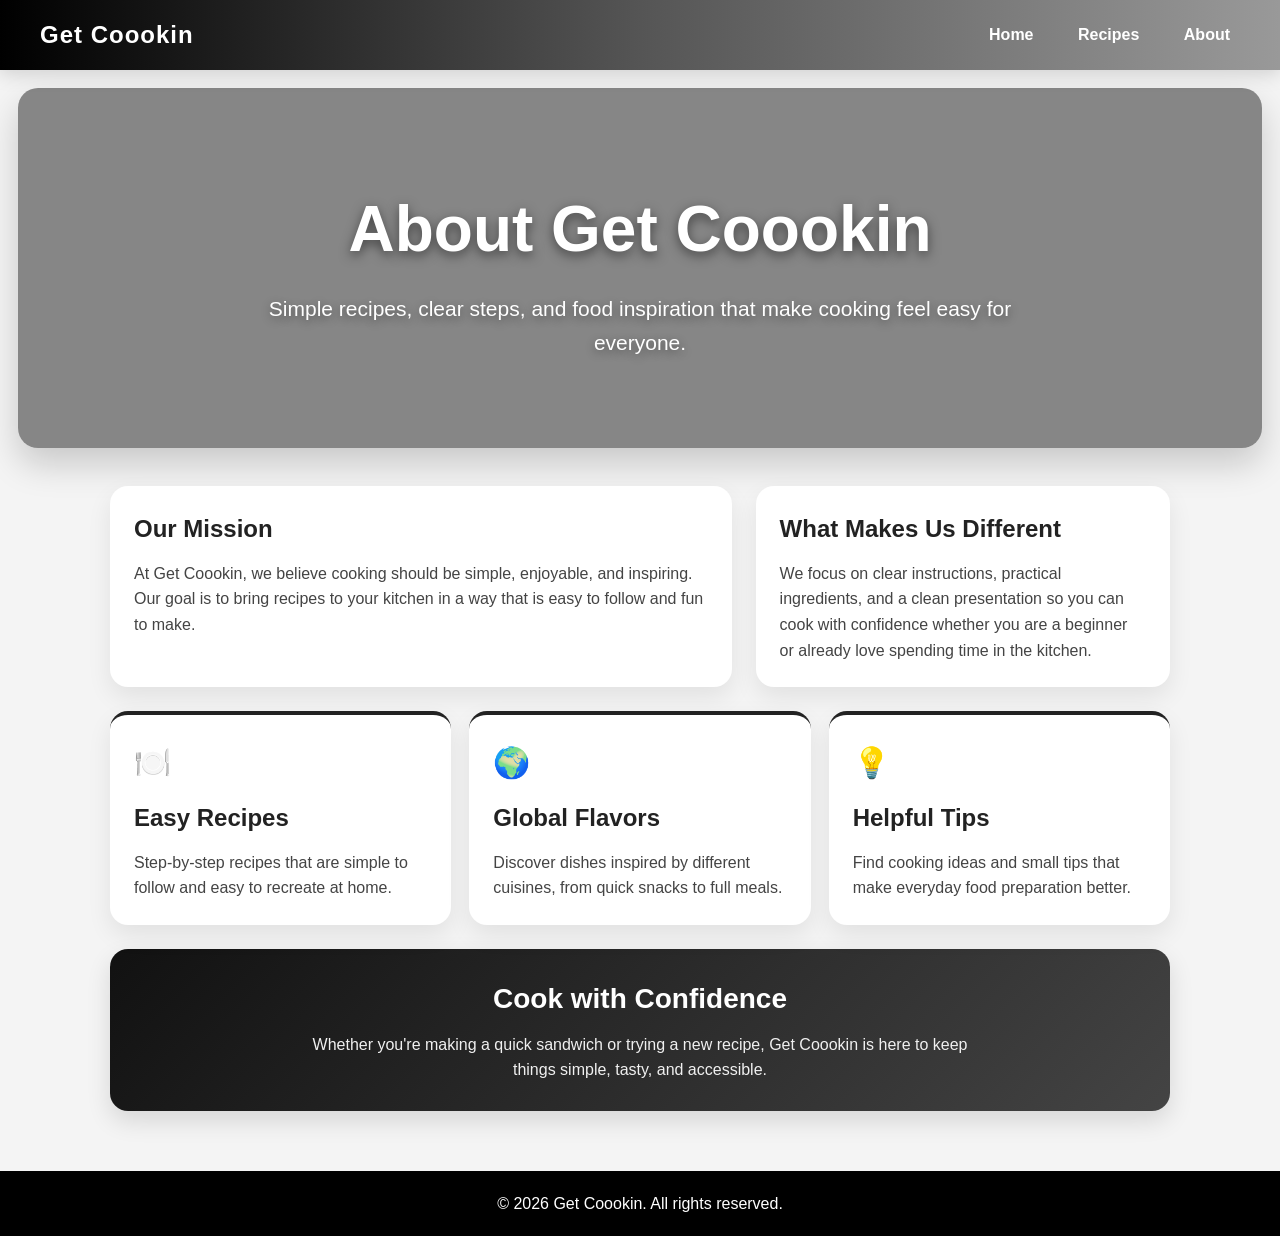
<file: about.html>
<!DOCTYPE html>
<html lang="en">

<head>
    <meta charset="UTF-8" />
    <meta name="viewport" content="width=device-width, initial-scale=1.0" />
    <title>About - Get Coookin</title>
    <style>
        * {
            margin: 0;
            padding: 0;
            box-sizing: border-box;
            font-family: Arial, Helvetica, sans-serif;
        }

        body {
            background: #f4f4f4;
            color: #333;
            line-height: 1.6;
        }

        header {
            background: linear-gradient(90deg, #000, #555, #999);
            color: white;
            padding: 16px 40px;
            display: flex;
            justify-content: space-between;
            align-items: center;
            flex-wrap: wrap;
            position: sticky;
            top: 0;
            z-index: 1000;
            box-shadow: 0 4px 18px rgba(0, 0, 0, .15);
        }

        header h1 {
            font-size: 24px;
            letter-spacing: 1px;
        }

        nav a {
            color: white;
            margin-left: 20px;
            text-decoration: none;
            font-weight: bold;
            transition: all 0.25s ease;
            padding: 6px 10px;
            border-radius: 8px;
        }


        nav a:hover {

            background: rgba(255, 255, 255, 0.18);

            color: white;

        }

        nav ul {
            gap: 12px;
        }

        nav a {
            padding: 10px;
        }

        .hero {
            min-height: 360px;
            margin: 18px;
            border-radius: 20px;
            overflow: hidden;
            display: flex;
            align-items: center;
            justify-content: center;
            text-align: center;
            color: white;
            padding: 30px;
            background:
                linear-gradient(rgba(0, 0, 0, .45), rgba(0, 0, 0, .45)),
                url("https://images.unsplash.com/photo-1504674900247-0877df9cc836?auto=format&fit=crop&w=1600&q=80");
            background-size: cover;
            background-position: center;
            background-repeat: no-repeat;
            box-shadow: 0 16px 35px rgba(0, 0, 0, .18);
        }

        .hero h2 {
            font-size: clamp(34px, 5vw, 64px);
            margin-bottom: 12px;
            text-shadow: 0 4px 12px rgba(0, 0, 0, .5);
        }

        .hero p {
            max-width: 760px;
            margin: 0 auto;
            font-size: clamp(17px, 2vw, 21px);
            text-shadow: 0 3px 10px rgba(0, 0, 0, .4);
        }

        .container {
            max-width: 1100px;
            margin: 0 auto;
            padding: 20px;
        }

        .intro {
            display: grid;
            grid-template-columns: 1.2fr .8fr;
            gap: 24px;
            margin-bottom: 24px;
        }

        .section,
        .feature {
            background: white;
            padding: 24px;
            border-radius: 18px;
            box-shadow: 0 10px 25px rgba(0, 0, 0, .08);
        }

        .section h3,
        .feature h3 {
            margin-bottom: 12px;
            color: #222;
            font-size: 24px;
        }

        .section p,
        .feature p {
            font-size: 16px;
            color: #444;
        }

        .features {
            display: grid;
            grid-template-columns: repeat(3, 1fr);
            gap: 18px;
            margin-bottom: 24px;
        }

        .feature {
            text-align: left;
            border-top: 4px solid #222;
        }

        .feature .icon {
            font-size: 30px;
            margin-bottom: 12px;
        }

        .cta {
            background: linear-gradient(135deg, #111, #444);
            color: white;
            border-radius: 18px;
            padding: 28px;
            text-align: center;
            box-shadow: 0 10px 25px rgba(0, 0, 0, .12);
        }

        .cta h3 {
            font-size: 28px;
            margin-bottom: 10px;
        }

        .cta p {
            max-width: 700px;
            margin: 0 auto;
            color: #f0f0f0;
        }

        footer {
            text-align: center;
            padding: 20px;
            background: #000;
            color: white;
            margin-top: 40px;
        }

        @media (max-width: 900px) {

            .intro,
            .features {
                grid-template-columns: 1fr;
            }
        }

        @media (max-width: 768px) {
            header {
                flex-direction: column;
                text-align: center;
            }

            nav {
                margin-top: 10px;
            }

            .hero {
                margin: 14px;
                min-height: 300px;
            }

            .container {
                padding: 16px;
            }
        }
    </style>
</head>

<body>

    <header>
        <h1>Get Coookin</h1>
        <nav>
            <a href="index.html">Home</a>
            <a href="recipe.html">Recipes</a>
            <a href="about.html">About</a>
        </nav>
    </header>

    <section class="hero">
        <div>
            <h2>About Get Coookin</h2>
            <p>Simple recipes, clear steps, and food inspiration that make cooking feel easy for everyone.</p>
        </div>
    </section>

    <div class="container">
        <div class="intro">
            <div class="section">
                <h3>Our Mission</h3>
                <p>
                    At Get Coookin, we believe cooking should be simple, enjoyable, and inspiring.
                    Our goal is to bring recipes to your kitchen in a way that is easy to follow and fun to make.
                </p>
            </div>

            <div class="section">
                <h3>What Makes Us Different</h3>
                <p>
                    We focus on clear instructions, practical ingredients, and a clean presentation so you can
                    cook with confidence whether you are a beginner or already love spending time in the kitchen.
                </p>
            </div>
        </div>

        <div class="features">
            <div class="feature">
                <div class="icon">🍽️</div>
                <h3>Easy Recipes</h3>
                <p>Step-by-step recipes that are simple to follow and easy to recreate at home.</p>
            </div>

            <div class="feature">
                <div class="icon">🌍</div>
                <h3>Global Flavors</h3>
                <p>Discover dishes inspired by different cuisines, from quick snacks to full meals.</p>
            </div>

            <div class="feature">
                <div class="icon">💡</div>
                <h3>Helpful Tips</h3>
                <p>Find cooking ideas and small tips that make everyday food preparation better.</p>
            </div>
        </div>

        <div class="cta">
            <h3>Cook with Confidence</h3>
            <p>
                Whether you're making a quick sandwich or trying a new recipe, Get Coookin is here to keep things
                simple, tasty, and accessible.
            </p>
        </div>
    </div>

    <footer>
        <p>&copy; 2026 Get Coookin. All rights reserved.</p>
    </footer>

</body>

</html>
</file>
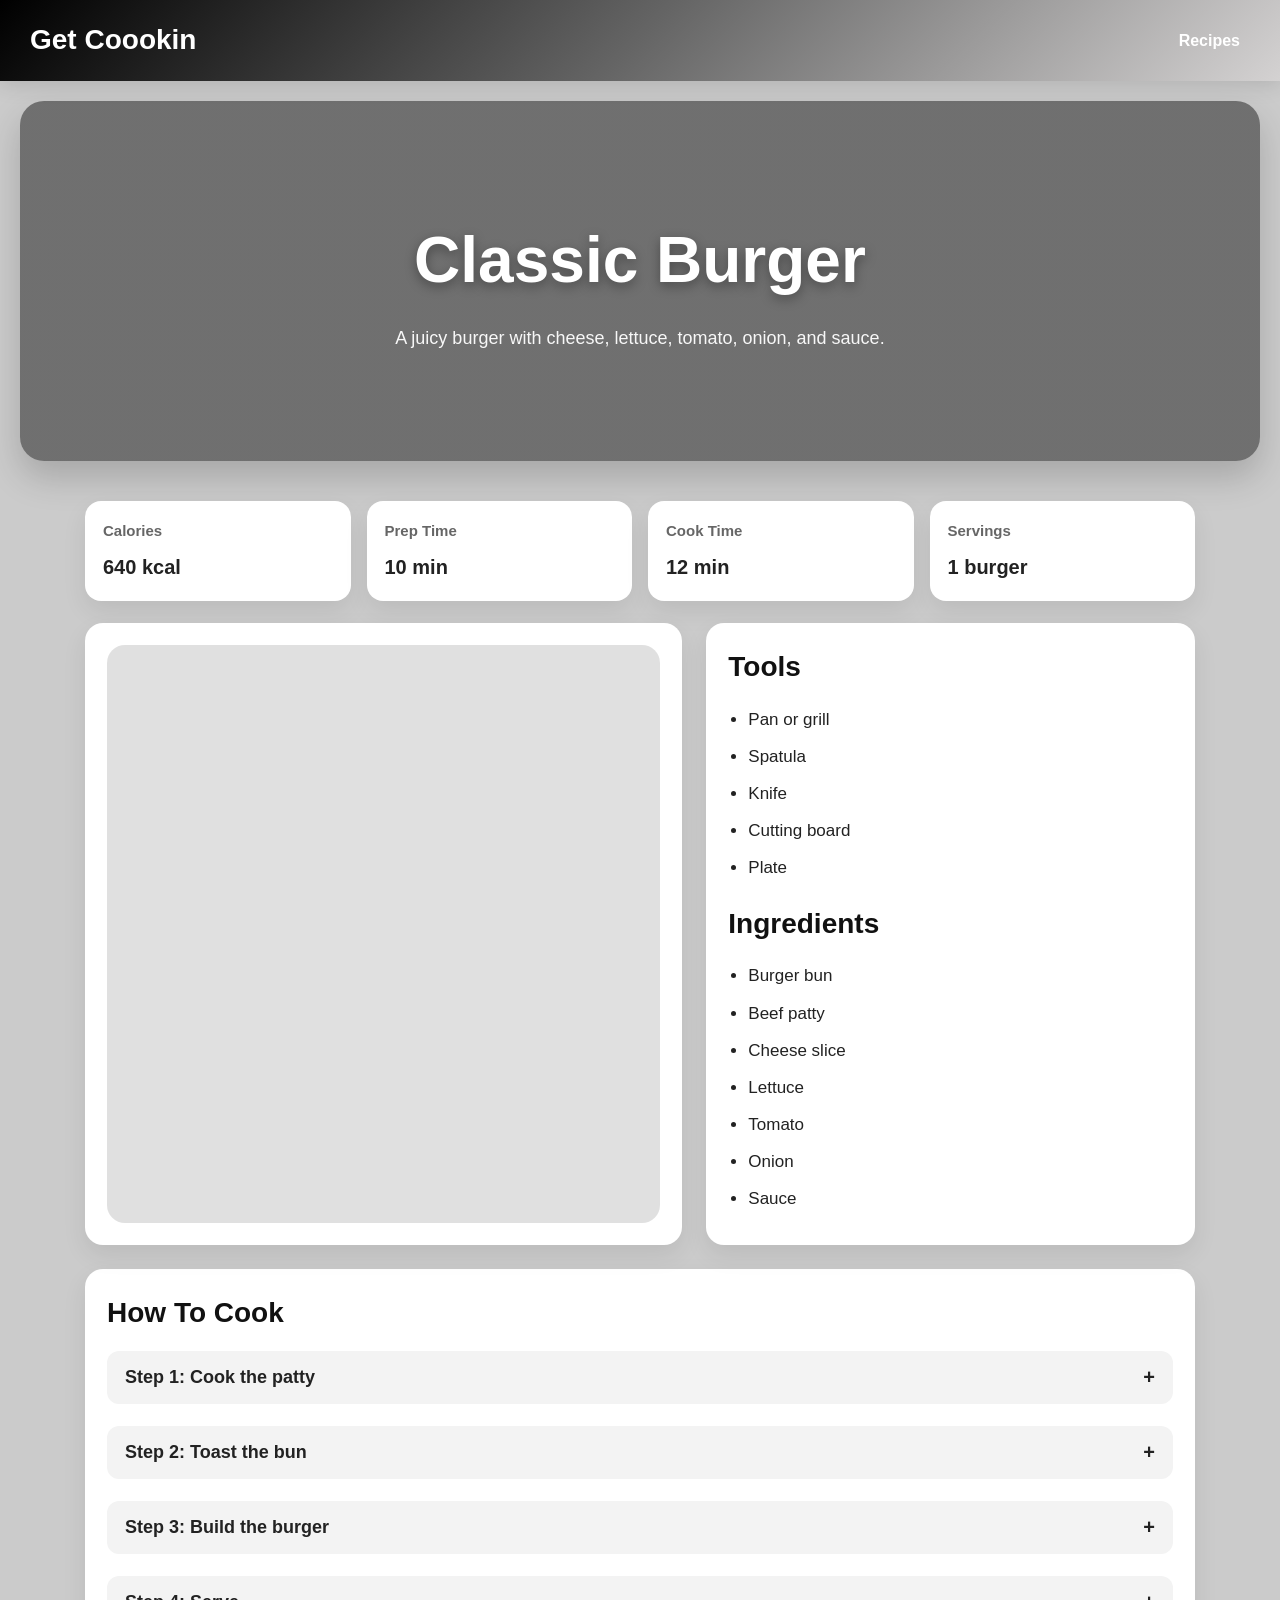
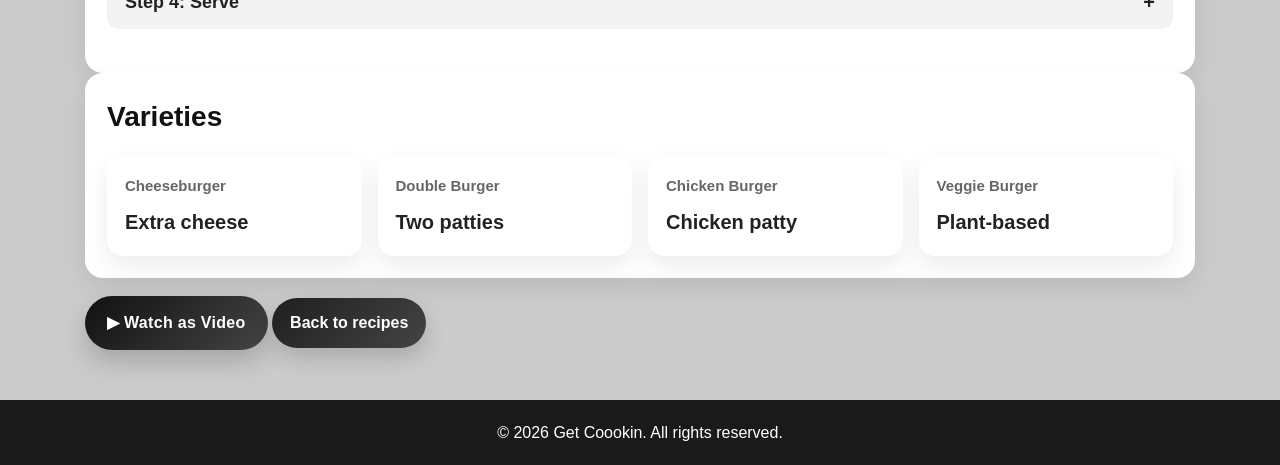
<file: burger.html>
<!DOCTYPE html>
<html lang="en">

<head>
  <meta charset="UTF-8" />
  <meta name="viewport" content="width=device-width, initial-scale=1.0" />
  <title>Classic Burger | Get Coookin</title>
  <style>
    * {
      margin: 0;
      padding: 0;
      box-sizing: border-box;
      font-family: Arial, sans-serif;
    }

    body {
      background: #cbcbcb;
      color: #222;
      line-height: 1.6;
    }

    header {
      position: sticky;
      top: 0;
      z-index: 1000;
      display: flex;
      justify-content: space-between;
      align-items: center;
      gap: 10px;
      padding: 18px 30px;
      background: linear-gradient(135deg, #000, #656565, #d4d2d2);
      box-shadow: 0 4px 20px rgba(0, 0, 0, 0.12);
      color: #fff;
      flex-wrap: wrap;
    }

    header a {
      color: #fff;
      text-decoration: none;
      font-weight: 700;
    }

    .hero {
      margin: 20px;
      min-height: 360px;
      border-radius: 24px;
      background:
        linear-gradient(rgba(0, 0, 0, 0.45), rgba(0, 0, 0, 0.45)),
        url("https://images.unsplash.com/photo-1568901346375-23c9450c58cd?w=1200");
      background-size: cover;
      background-position: center;
      display: flex;
      align-items: center;
      justify-content: center;
      text-align: center;
      color: #fff;
      padding: 28px;
      box-shadow: 0 16px 35px rgba(0, 0, 0, 0.18);
    }

    .hero h2 {
      font-size: clamp(38px, 5vw, 64px);
      margin-bottom: 12px;
      text-shadow: 0 4px 12px rgba(0, 0, 0, 0.35);
    }

    .hero p {
      font-size: clamp(18px, 2vw, 21px);
      max-width: 760px;
      margin: 0 auto;
    }

    .container {
      max-width: 1150px;
      margin: 0 auto;
      padding: 20px;
    }

    .stats {
      display: grid;
      grid-template-columns: repeat(auto-fit, minmax(180px, 1fr));
      gap: 16px;
      margin-bottom: 22px;
    }

    .stat {
      background: #fff;
      border-radius: 16px;
      padding: 18px;
      box-shadow: 0 10px 25px rgba(0, 0, 0, 0.08);
    }

    .stat strong {
      display: block;
      font-size: 15px;
      color: #666;
      margin-bottom: 8px;
    }

    .stat span {
      font-size: 20px;
      font-weight: 800;
    }

    .main-grid {
      display: grid;
      grid-template-columns: 1.1fr 0.9fr;
      gap: 24px;
      margin-bottom: 24px;
    }

    .panel {
      background: #fff;
      border-radius: 18px;
      padding: 22px;
      box-shadow: 0 10px 25px rgba(0, 0, 0, 0.08);
    }

    .recipe-image {
      width: 100%;
      height: 100%;
      min-height: 420px;
      border-radius: 18px;
      background:
        linear-gradient(rgba(0, 0, 0, 0.12), rgba(0, 0, 0, 0.12)),
        url("https://images.unsplash.com/photo-1568901346375-23c9450c58cd?w=1200");
      background-size: cover;
      background-position: center;
    }

    .panel h3 {
      margin-bottom: 16px;
      font-size: 28px;
      color: #111;
    }

    .tools ul,
    .ingredients ul {
      padding-left: 20px;
    }

    .tools li,
    .ingredients li {
      margin-bottom: 10px;
      font-size: 17px;
    }

    .accordion {
      background: #f3f3f3;
      color: #222;
      cursor: pointer;
      padding: 16px 18px;
      width: 100%;
      border: none;
      text-align: left;
      font-size: 18px;
      font-weight: 700;
      border-radius: 12px;
      margin-bottom: 10px;
      transition: 0.25s ease;
    }

    .accordion:hover {
      background: #e3e3e3;
    }

    .accordion:after {
      content: "+";
      float: right;
      font-size: 20px;
      line-height: 1;
    }

    .accordion.active:after {
      content: "−";
    }

    .panel-step {
      max-height: 0;
      overflow: hidden;
      transition: max-height 0.35s ease;
      background: #fff;
      border-left: 3px solid #1f1f1f;
      padding: 0 16px;
      margin-bottom: 12px;
      border-radius: 0 0 12px 12px;
    }

    .panel-step p {
      padding: 14px 0;
      font-size: 17px;
      color: #333;
    }

    .video-btn {
      display: inline-flex;
      align-items: center;
      gap: 10px;
      padding: 14px 22px;
      margin-top: 18px;
      border-radius: 999px;
      background: linear-gradient(135deg, #111, #444);
      color: #fff;
      text-decoration: none;
      font-weight: 700;
      letter-spacing: 0.3px;
      box-shadow: 0 12px 24px rgba(0, 0, 0, 0.18);
      transition: transform 0.25s ease, box-shadow 0.25s ease, background 0.25s ease;
    }

    .video-btn:hover {
      transform: translateY(-3px);
      background: linear-gradient(135deg, #222, #666);
      box-shadow: 0 16px 30px rgba(0, 0, 0, 0.24);
    }

    .video-btn:active {
      transform: translateY(0);
      box-shadow: 0 8px 18px rgba(0, 0, 0, 0.16);
    }

    .back-btn {
      display: inline-block;
      margin-top: 18px;
      padding: 12px 18px;
      border-radius: 999px;
      background: linear-gradient(135deg, #1f1f1f, #444);
      color: #fff;
      text-decoration: none;
      font-weight: 700;
      box-shadow: 0 10px 22px rgba(0, 0, 0, 0.16);
      transition: transform 0.25s ease, box-shadow 0.25s ease, background 0.25s ease;
    }

    .back-btn:hover {
      background: linear-gradient(135deg, #2a2a2a, #666);
      transform: translateY(-3px);
      box-shadow: 0 14px 28px rgba(0, 0, 0, 0.22);
    }

    .back-btn:active {
      transform: translateY(0);
      box-shadow: 0 8px 16px rgba(0, 0, 0, 0.14);
    }

    .variation-grid {
      display: grid;
      grid-template-columns: repeat(auto-fit, minmax(160px, 1fr));
      gap: 14px;
      margin-top: 6px;
    }

    .variation-card {
      background: linear-gradient(135deg, #f8f8f8, #ececec);
      border: 1px solid #e2e2e2;
      border-radius: 16px;
      padding: 16px;
      box-shadow: 0 8px 18px rgba(0, 0, 0, .06);
      transition: transform .25s ease, box-shadow .25s ease;
      text-align: center;
    }

    .variation-card:hover {
      transform: translateY(-4px);
      box-shadow: 0 12px 24px rgba(0, 0, 0, .10);
    }

    .variation-card strong {
      display: block;
      font-size: 16px;
      color: #111;
      margin-bottom: 6px;
    }

    .variation-card span {
      font-size: 13px;
      color: #666;
    }

    nav a {
      text-decoration: none;
      color: white;
      font-weight: 600;
      padding: 10px 14px;
      border-radius: 10px;
      transition: 0.3s ease;
    }

    header nav a:hover {

      background: rgba(255, 255, 255, 0.18);

      color: white;

    }

    nav ul {
      gap: 12px;
    }

    nav a {
      padding: 6px 10px;
    }

    .hero div {
      max-width: 700px;
    }

    .hero p {
      font-size: 18px;
      max-width: 600px;
      opacity: 0.95;

    }

    footer {
      text-align: center;
      padding: 20px;
      background: #1a1a1a;
      color: #fff;
      margin-top: 30px;
    }

    @media (max-width: 900px) {
      .main-grid {
        grid-template-columns: 1fr;
      }
    }

    @media (max-width: 768px) {
      header {
        flex-direction: column;
        text-align: center;
      }

      .hero {
        margin: 14px;
        min-height: 300px;
      }

      .container {
        padding: 16px;
      }
    }

    header div {
      font-size: 28px;
    }
  </style>
</head>

<body>
  <header>
    <div><a href="index.html">Get Coookin</a></div>
    <nav><a href="recipe.html">Recipes</a></nav>
  </header>

  <section class="hero">
    <div>
      <h2>Classic Burger</h2>
      <p>A juicy burger with cheese, lettuce, tomato, onion, and sauce.</p>
    </div>
  </section>

  <div class="container">
    <div class="stats">
      <div class="stat"><strong>Calories</strong><span>640 kcal</span></div>
      <div class="stat"><strong>Prep Time</strong><span>10 min</span></div>
      <div class="stat"><strong>Cook Time</strong><span>12 min</span></div>
      <div class="stat"><strong>Servings</strong><span>1 burger</span></div>
    </div>

    <div class="main-grid">
      <div class="panel">
        <div class="recipe-image"></div>
      </div>

      <div class="panel tools">
        <h3>Tools</h3>
        <ul>
          <li>Pan or grill</li>
          <li>Spatula</li>
          <li>Knife</li>
          <li>Cutting board</li>
          <li>Plate</li>
        </ul>

        <h3 style="margin-top:20px;">Ingredients</h3>
        <ul class="ingredients">
          <li>Burger bun</li>
          <li>Beef patty</li>
          <li>Cheese slice</li>
          <li>Lettuce</li>
          <li>Tomato</li>
          <li>Onion</li>
          <li>Sauce</li>
        </ul>
      </div>
    </div>

    <div class="panel">
      <h3>How To Cook</h3>

      <button class="accordion">Step 1: Cook the patty</button>
      <div class="panel-step">
        <p>Season the patty and cook it on medium heat until browned and juicy.</p>
      </div>

      <button class="accordion">Step 2: Toast the bun</button>
      <div class="panel-step">
        <p>Toast the burger bun lightly so it stays soft but has a little crunch.</p>
      </div>

      <button class="accordion">Step 3: Build the burger</button>
      <div class="panel-step">
        <p>Add lettuce, tomato, onion, cheese, sauce, and the cooked patty between the buns.</p>
      </div>

      <button class="accordion">Step 4: Serve</button>
      <div class="panel-step">
        <p>Press gently, serve hot, and pair it with fries or a drink.</p>
      </div>
    </div>

    <div class="panel">
      <h3>Varieties</h3>
      <div class="stats" style="margin-bottom:0;">
        <div class="stat"><strong>Cheeseburger</strong><span>Extra cheese</span></div>
        <div class="stat"><strong>Double Burger</strong><span>Two patties</span></div>
        <div class="stat"><strong>Chicken Burger</strong><span>Chicken patty</span></div>
        <div class="stat"><strong>Veggie Burger</strong><span>Plant-based</span></div>
      </div>
    </div>

    <a href="https://www.youtube.com/watch?v=BIG1h2vG-Qg" target="_blank" class="video-btn">
      ▶ Watch as Video
    </a>
    <a class="back-btn" href="recipe.html">Back to recipes</a>
  </div>

  <footer>
    <p>© 2026 Get Coookin. All rights reserved.</p>
  </footer>

  <script>
    const acc = document.getElementsByClassName("accordion");
    for (let i = 0; i < acc.length; i++) {
      acc[i].addEventListener("click", function () {
        this.classList.toggle("active");
        const panel = this.nextElementSibling;
        if (panel.style.maxHeight) {
          panel.style.maxHeight = null;
        } else {
          panel.style.maxHeight = panel.scrollHeight + "px";
        }
      });
    }
  </script>
</body>

</html>
</file>
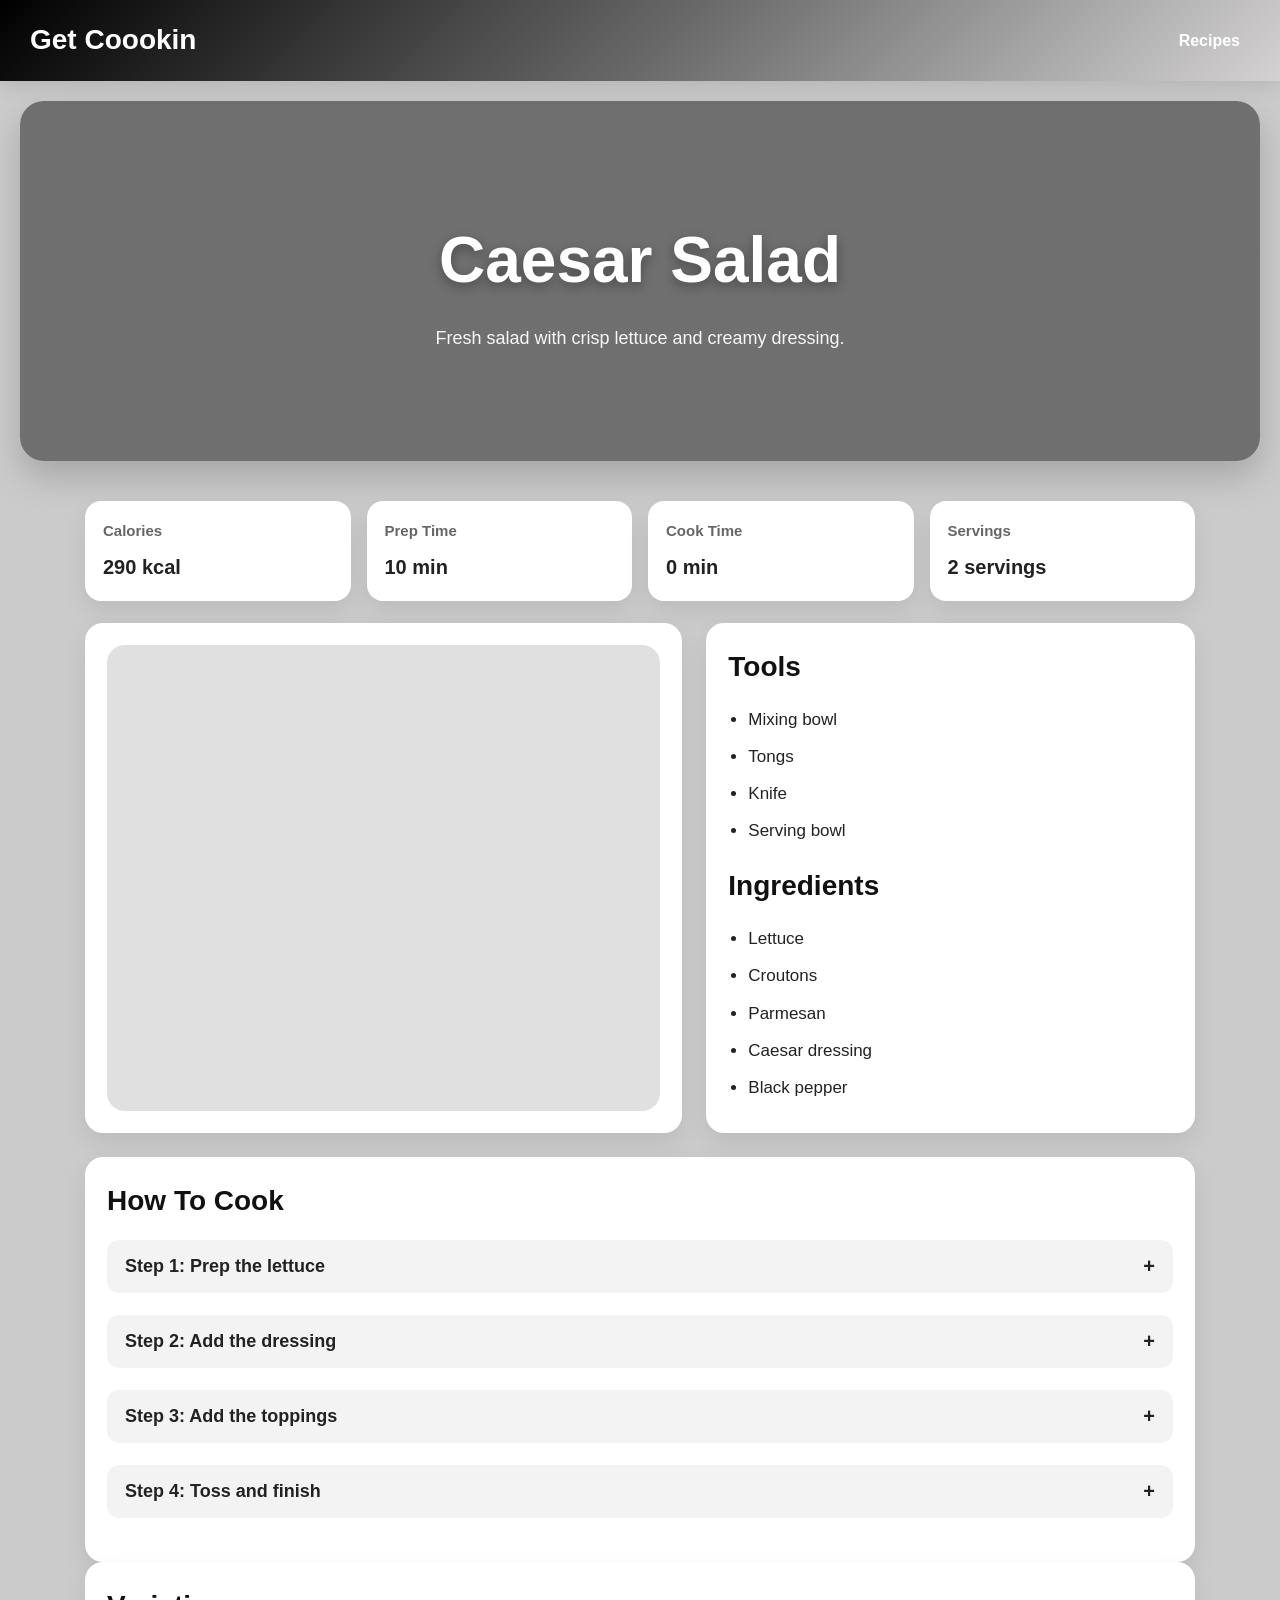
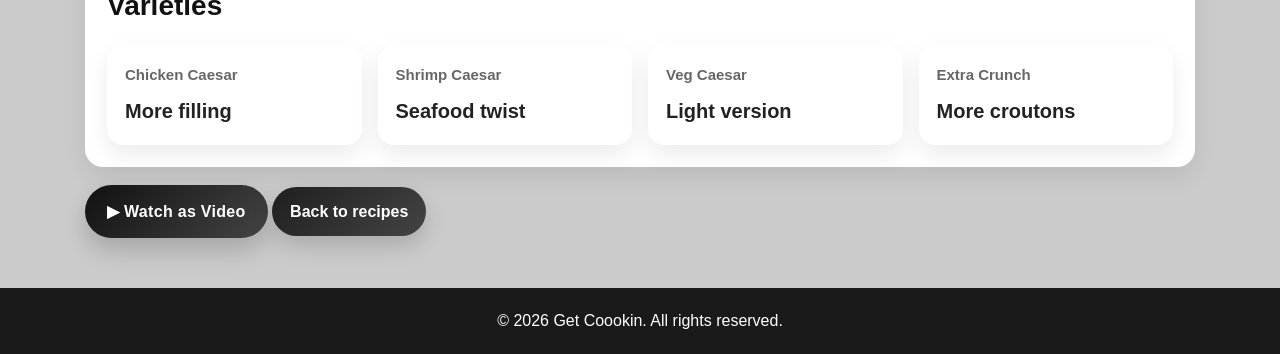
<file: caesar-salad.html>
<!DOCTYPE html>
<html lang="en">

<head>
  <meta charset="UTF-8" />
  <meta name="viewport" content="width=device-width, initial-scale=1.0" />
  <title>Caesar Salad | Get Coookin</title>
  <style>
    * {
      margin: 0;
      padding: 0;
      box-sizing: border-box;
      font-family: Arial, sans-serif
    }

    body {
      background: #cbcbcb;
      color: #222;
      line-height: 1.6
    }

    header {
      position: sticky;
      top: 0;
      z-index: 1000;
      display: flex;
      justify-content: space-between;
      align-items: center;
      gap: 10px;
      padding: 18px 30px;
      background: linear-gradient(135deg, #000, #656565, #d4d2d2);
      box-shadow: 0 4px 20px rgba(0, 0, 0, .12);
      color: #fff;
      flex-wrap: wrap
    }

    header a {
      color: #fff;
      text-decoration: none;
      font-weight: 700
    }

    .hero {
      margin: 20px;
      min-height: 360px;
      border-radius: 24px;
      background: linear-gradient(rgba(0, 0, 0, .45), rgba(0, 0, 0, .45)), url("https://images.unsplash.com/photo-1546793665-c74683f339c1?w=1200");
      background-size: cover;
      background-position: center;
      display: flex;
      align-items: center;
      justify-content: center;
      text-align: center;
      color: #fff;
      padding: 28px;
      box-shadow: 0 16px 35px rgba(0, 0, 0, .18)
    }

    .hero h2 {
      font-size: clamp(38px, 5vw, 64px);
      margin-bottom: 12px;
      text-shadow: 0 4px 12px rgba(0, 0, 0, .35)
    }

    .hero p {
      font-size: clamp(18px, 2vw, 21px);
      max-width: 760px;
      margin: 0 auto
    }

    .container {
      max-width: 1150px;
      margin: 0 auto;
      padding: 20px
    }

    .stats {
      display: grid;
      grid-template-columns: repeat(auto-fit, minmax(180px, 1fr));
      gap: 16px;
      margin-bottom: 22px
    }

    .stat {
      background: #fff;
      border-radius: 16px;
      padding: 18px;
      box-shadow: 0 10px 25px rgba(0, 0, 0, .08)
    }

    .stat strong {
      display: block;
      font-size: 15px;
      color: #666;
      margin-bottom: 8px
    }

    .stat span {
      font-size: 20px;
      font-weight: 800
    }

    .main-grid {
      display: grid;
      grid-template-columns: 1.1fr .9fr;
      gap: 24px;
      margin-bottom: 24px
    }

    .panel {
      background: #fff;
      border-radius: 18px;
      padding: 22px;
      box-shadow: 0 10px 25px rgba(0, 0, 0, .08)
    }

    .recipe-image {
      width: 100%;
      height: 100%;
      min-height: 420px;
      border-radius: 18px;
      background: linear-gradient(rgba(0, 0, 0, .12), rgba(0, 0, 0, .12)), url("https://www.liveeatlearn.com/wp-content/uploads/2019/07/vegetarian-caesar-salad-vert.jpg");
      background-size: cover;
      background-position: center
    }

    .panel h3 {
      margin-bottom: 16px;
      font-size: 28px;
      color: #111
    }

    .tools ul,
    .ingredients ul {
      padding-left: 20px
    }

    .tools li,
    .ingredients li {
      margin-bottom: 10px;
      font-size: 17px
    }

    .accordion {
      background: #f3f3f3;
      color: #222;
      cursor: pointer;
      padding: 16px 18px;
      width: 100%;
      border: none;
      text-align: left;
      font-size: 18px;
      font-weight: 700;
      border-radius: 12px;
      margin-bottom: 10px;
      transition: .25s ease
    }

    .accordion:hover {
      background: #e3e3e3
    }

    .accordion:after {
      content: "+";
      float: right;
      font-size: 20px;
      line-height: 1
    }

    .accordion.active:after {
      content: "−"
    }

    .panel-step {
      max-height: 0;
      overflow: hidden;
      transition: max-height .35s ease;
      background: #fff;
      border-left: 3px solid #1f1f1f;
      padding: 0 16px;
      margin-bottom: 12px;
      border-radius: 0 0 12px 12px
    }

    .panel-step p {
      padding: 14px 0;
      font-size: 17px;
      color: #333
    }

    .video {
      width: 100%;
      aspect-ratio: 16/9;
      border-radius: 18px;
      overflow: hidden;
      background: #111;
      margin-top: 20px
    }

    .video iframe {
      width: 100%;
      height: 100%;
      border: 0
    }

    .back-btn {
      display: inline-block;
      margin-top: 18px;
      padding: 12px 18px;
      border-radius: 10px;
      background: #1f1f1f;
      color: #fff;
      text-decoration: none;
      font-weight: 700
    }

    .back-btn:hover {
      background: #555
    }

    footer {
      text-align: center;
      padding: 20px;
      background: #1a1a1a;
      color: #fff;
      margin-top: 30px
    }

    @media (max-width:900px) {
      .main-grid {
        grid-template-columns: 1fr
      }
    }

    @media (max-width:768px) {
      header {
        flex-direction: column;
        text-align: center
      }

      .hero {
        margin: 14px;
        min-height: 300px
      }

      .container {
        padding: 16px
      }
    }

    .video-btn {
      display: inline-flex;
      align-items: center;
      gap: 10px;
      padding: 14px 22px;
      margin-top: 18px;
      border-radius: 999px;
      background: linear-gradient(135deg, #111, #444);
      color: #fff;
      text-decoration: none;
      font-weight: 700;
      letter-spacing: 0.3px;
      box-shadow: 0 12px 24px rgba(0, 0, 0, 0.18);
      transition: transform 0.25s ease, box-shadow 0.25s ease, background 0.25s ease;
    }

    .video-btn:hover {
      transform: translateY(-3px);
      background: linear-gradient(135deg, #222, #666);
      box-shadow: 0 16px 30px rgba(0, 0, 0, 0.24);
    }

    .video-btn:active {
      transform: translateY(0);
      box-shadow: 0 8px 18px rgba(0, 0, 0, 0.16);
    }

    .back-btn {
      display: inline-block;
      margin-top: 18px;
      padding: 12px 18px;
      border-radius: 999px;
      background: linear-gradient(135deg, #1f1f1f, #444);
      color: #fff;
      text-decoration: none;
      font-weight: 700;
      box-shadow: 0 10px 22px rgba(0, 0, 0, 0.16);
      transition: transform 0.25s ease, box-shadow 0.25s ease, background 0.25s ease;
    }

    .back-btn:hover {
      background: linear-gradient(135deg, #2a2a2a, #666);
      transform: translateY(-3px);
      box-shadow: 0 14px 28px rgba(0, 0, 0, 0.22);
    }

    .back-btn:active {
      transform: translateY(0);
      box-shadow: 0 8px 16px rgba(0, 0, 0, 0.14);
    }

    .variation-grid {
      display: grid;
      grid-template-columns: repeat(auto-fit, minmax(160px, 1fr));
      gap: 14px;
      margin-top: 6px;
    }

    .variation-card {
      background: linear-gradient(135deg, #f8f8f8, #ececec);
      border: 1px solid #e2e2e2;
      border-radius: 16px;
      padding: 16px;
      box-shadow: 0 8px 18px rgba(0, 0, 0, .06);
      transition: transform .25s ease, box-shadow .25s ease;
      text-align: center;
    }

    .variation-card:hover {
      transform: translateY(-4px);
      box-shadow: 0 12px 24px rgba(0, 0, 0, .10);
    }

    .variation-card strong {
      display: block;
      font-size: 16px;
      color: #111;
      margin-bottom: 6px;
    }

    .variation-card span {
      font-size: 13px;
      color: #666;
    }

    nav a {
      text-decoration: none;
      color: white;
      font-weight: 600;
      padding: 10px 14px;
      border-radius: 10px;
      transition: 0.3s ease;
    }

    header nav a:hover {

      background: rgba(255, 255, 255, 0.18);

      color: white;

    }

    nav ul {
      gap: 12px;
    }

    nav a {
      padding: 6px 10px;
    }

    .hero div {
      max-width: 700px;
    }

    .hero p {
      font-size: 18px;
      max-width: 600px;
      opacity: 0.95;

    }

    header div {
      font-size: 28px;
    }
  </style>
</head>

<body>
  <header>
    <div><a href="index.html">Get Coookin</a></div>
    <nav><a href="recipe.html">Recipes</a></nav>
  </header>
  <section class="hero">
    <div>
      <h2>Caesar Salad</h2>
      <p>Fresh salad with crisp lettuce and creamy dressing.</p>
    </div>
  </section>
  <div class="container">
    <div class="stats">
      <div class="stat"><strong>Calories</strong><span>290 kcal</span></div>
      <div class="stat"><strong>Prep Time</strong><span>10 min</span></div>
      <div class="stat"><strong>Cook Time</strong><span>0 min</span></div>
      <div class="stat"><strong>Servings</strong><span>2 servings</span></div>
    </div>

    <div class="main-grid">
      <div class="panel">
        <div class="recipe-image"></div>
      </div>
      <div class="panel tools">
        <h3>Tools</h3>
        <ul>
          <li>Mixing bowl</li>
          <li>Tongs</li>
          <li>Knife</li>
          <li>Serving bowl</li>
        </ul>
        <h3 style="margin-top:20px;">Ingredients</h3>
        <ul class="ingredients">
          <li>Lettuce</li>
          <li>Croutons</li>
          <li>Parmesan</li>
          <li>Caesar dressing</li>
          <li>Black pepper</li>
        </ul>
      </div>
    </div>
    <div class="panel">
      <h3>How To Cook</h3>

      <button class="accordion">Step 1: Prep the lettuce</button>
      <div class="panel-step">
        <p>Wash and dry the romaine lettuce, then tear it into bite-sized pieces.</p>
      </div>

      <button class="accordion">Step 2: Add the dressing</button>
      <div class="panel-step">
        <p>Add Caesar dressing and toss lightly to coat the lettuce.</p>
      </div>

      <button class="accordion">Step 3: Add the toppings</button>
      <div class="panel-step">
        <p>Top with croutons and grated parmesan cheese.</p>
      </div>

      <button class="accordion">Step 4: Toss and finish</button>
      <div class="panel-step">
        <p>Toss gently, then finish with parmesan shavings and black pepper. Serve immediately.</p>
      </div>
    </div>

    <div class="panel">
      <h3>Varieties</h3>
      <div class="stats" style="margin-bottom:0;">
        <div class="stat"><strong>Chicken Caesar</strong><span>More filling</span></div>
        <div class="stat"><strong>Shrimp Caesar</strong><span>Seafood twist</span></div>
        <div class="stat"><strong>Veg Caesar</strong><span>Light version</span></div>
        <div class="stat"><strong>Extra Crunch</strong><span>More croutons</span></div>
      </div>
    </div>

    <a href="https://www.youtube.com/watch?v=iA7vjDuL1FY" target="_blank" class="video-btn">
      ▶ Watch as Video
    </a>
    <a class="back-btn" href="recipe.html">Back to recipes</a>
  </div>
  <footer>
    <p>© 2026 Get Coookin. All rights reserved.</p>
  </footer>
  <script>
    const acc = document.getElementsByClassName("accordion");
    for (let i = 0; i < acc.length; i++) {
      acc[i].addEventListener("click", function () {
        this.classList.toggle("active");
        const panel = this.nextElementSibling;
        if (panel.style.maxHeight) panel.style.maxHeight = null;
        else panel.style.maxHeight = panel.scrollHeight + "px";
      });
    }
  </script>
</body>

</html>
</file>
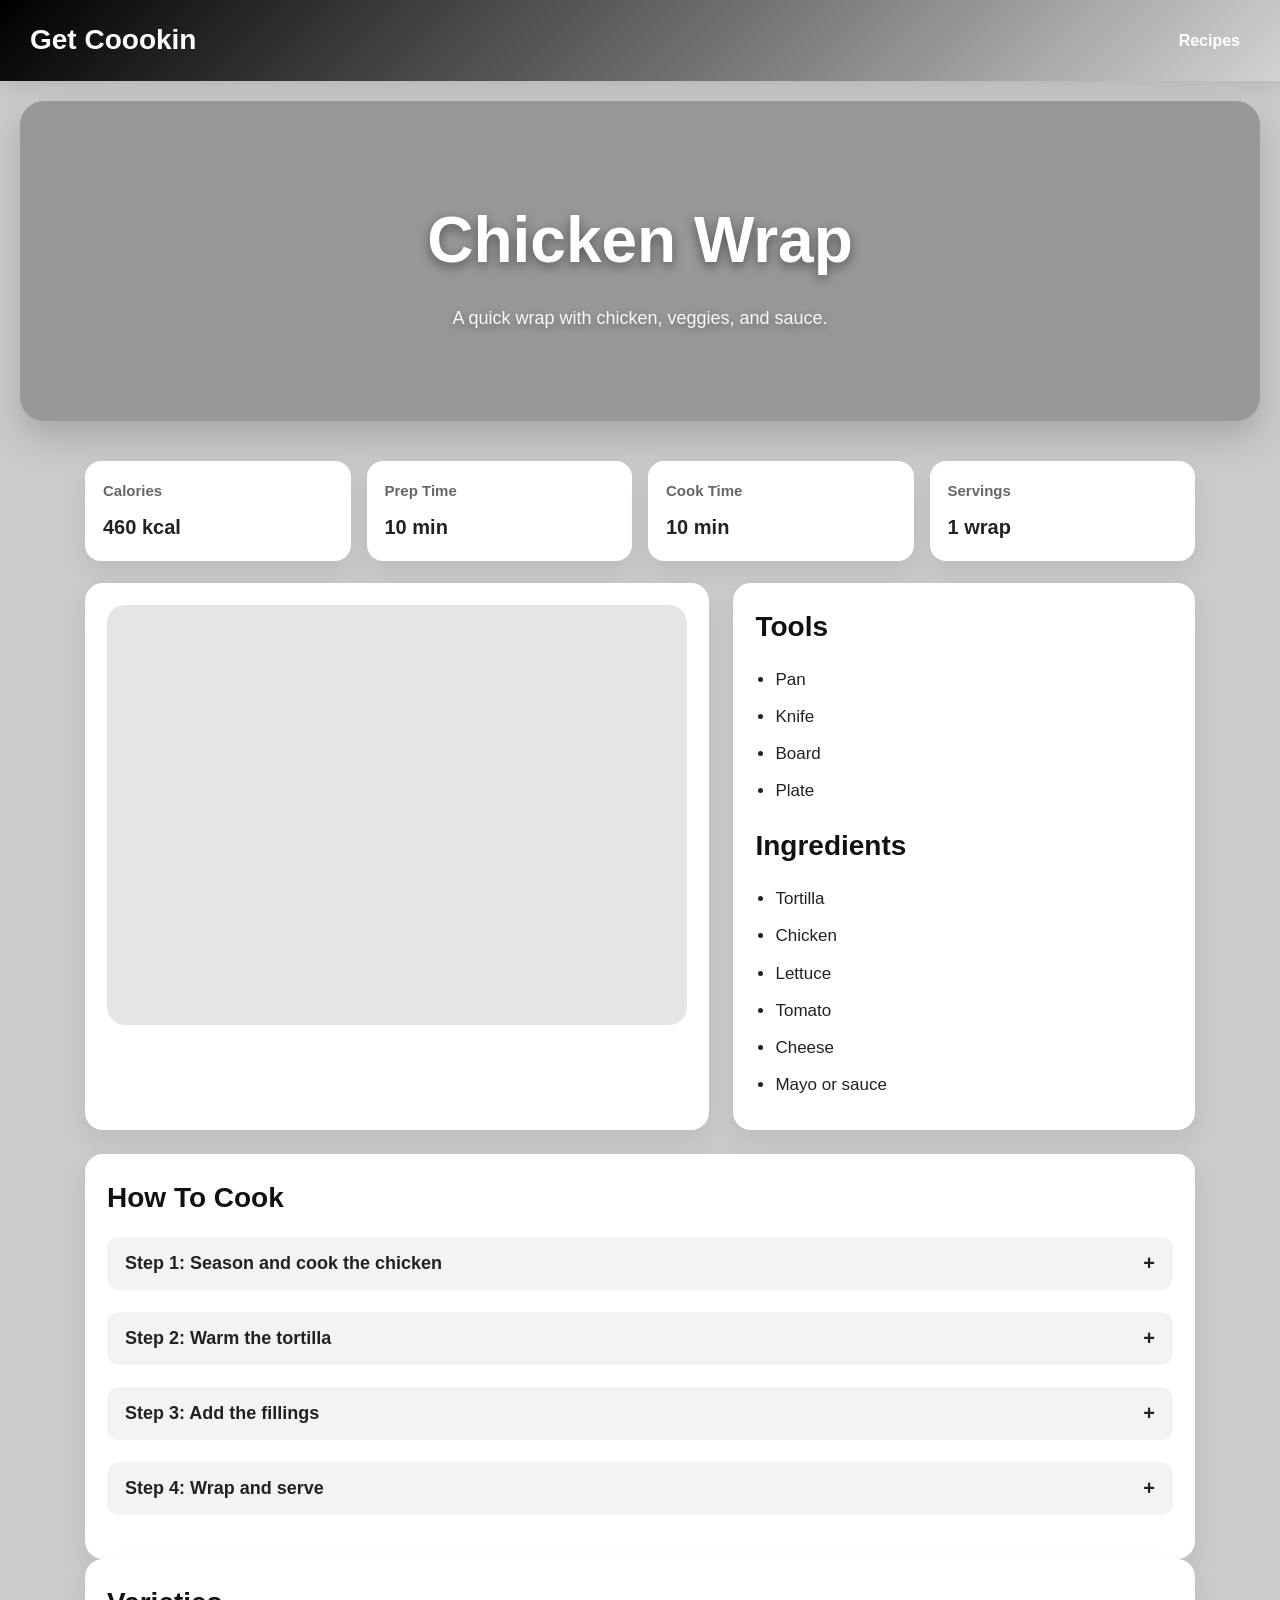
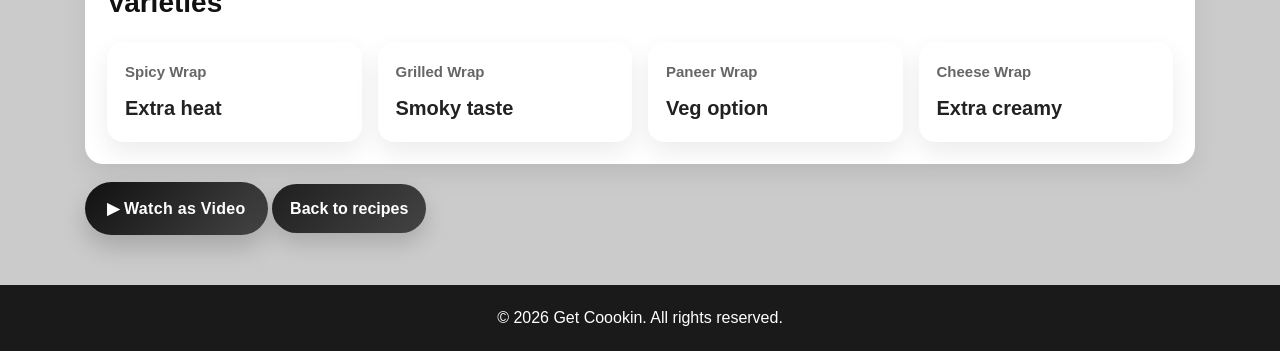
<file: chicken-wrap.html>
<!DOCTYPE html>
<html lang="en">

<head>
  <meta charset="UTF-8" />
  <meta name="viewport" content="width=device-width, initial-scale=1.0" />
  <title>Chicken Wrap | Get Coookin</title>
  <style>
    * {
      margin: 0;
      padding: 0;
      box-sizing: border-box;
      font-family: Arial, sans-serif
    }

    body {
      background: #cbcbcb;
      color: #222;
      line-height: 1.6
    }

    header {
      position: sticky;
      top: 0;
      z-index: 1000;
      display: flex;
      justify-content: space-between;
      align-items: center;
      gap: 10px;
      padding: 18px 30px;
      background: linear-gradient(135deg, #000, #656565, #d4d2d2);
      box-shadow: 0 4px 20px rgba(0, 0, 0, .12);
      color: #fff;
      flex-wrap: wrap
    }

    header a {
      color: #fff;
      text-decoration: none;
      font-weight: 700;
    }

    .hero {
      margin: 20px;
      min-height: 320px;
      border-radius: 24px;
      overflow: hidden;
      background: linear-gradient(rgba(0, 0, 0, .25), rgba(0, 0, 0, .25)), url("https://www.simplejoy.com/wp-content/uploads/2020/07/Chicken-wrap.jpg");
      background-size: cover;
      background-position: center;
      display: flex;
      align-items: center;
      justify-content: center;
      text-align: center;
      color: #fff;
      padding: 28px;
      box-shadow: 0 16px 35px rgba(0, 0, 0, .18)
    }

    .hero h2 {
      font-size: clamp(42px, 5vw, 68px);
      margin-bottom: 12px;
      text-shadow: 0 4px 12px rgba(0, 0, 0, .45)
    }

    .hero p {
      font-size: clamp(18px, 2vw, 22px);
      max-width: 760px;
      margin: 0 auto;
      text-shadow: 0 3px 10px rgba(0, 0, 0, .35)
    }

    .container {
      max-width: 1150px;
      margin: 0 auto;
      padding: 20px
    }

    .stats {
      display: grid;
      grid-template-columns: repeat(auto-fit, minmax(180px, 1fr));
      gap: 16px;
      margin-bottom: 22px
    }

    .stat {
      background: #fff;
      border-radius: 16px;
      padding: 18px;
      box-shadow: 0 10px 25px rgba(0, 0, 0, .08)
    }

    .stat strong {
      display: block;
      font-size: 15px;
      color: #666;
      margin-bottom: 8px
    }

    .stat span {
      font-size: 20px;
      font-weight: 800
    }

    .main-grid {
      display: grid;
      grid-template-columns: 1.15fr .85fr;
      gap: 24px;
      margin-bottom: 24px
    }

    .panel {
      background: #fff;
      border-radius: 18px;
      padding: 22px;
      box-shadow: 0 10px 25px rgba(0, 0, 0, .08)
    }

    .recipe-image {
      width: 100%;
      min-height: 420px;
      border-radius: 18px;
      background: linear-gradient(rgba(0, 0, 0, .10), rgba(0, 0, 0, .10)), url("https://www.simplejoy.com/wp-content/uploads/2020/07/Chicken-wrap.jpg");
      background-size: cover;
      background-position: center
    }

    .panel h3 {
      margin-bottom: 16px;
      font-size: 28px;
      color: #111
    }

    .tools ul,
    .ingredients ul {
      padding-left: 20px
    }

    .tools li,
    .ingredients li {
      margin-bottom: 10px;
      font-size: 17px
    }

    .accordion {
      background: #f3f3f3;
      color: #222;
      cursor: pointer;
      padding: 16px 18px;
      width: 100%;
      border: none;
      text-align: left;
      font-size: 18px;
      font-weight: 700;
      border-radius: 12px;
      margin-bottom: 10px;
      transition: .25s ease
    }

    .accordion:hover {
      background: #e3e3e3
    }

    .accordion:after {
      content: "+";
      float: right;
      font-size: 20px;
      line-height: 1
    }

    .accordion.active:after {
      content: "−"
    }

    .panel-step {
      max-height: 0;
      overflow: hidden;
      transition: max-height .35s ease;
      background: #fff;
      border-left: 3px solid #1f1f1f;
      padding: 0 16px;
      margin-bottom: 12px;
      border-radius: 0 0 12px 12px
    }

    .panel-step p {
      padding: 14px 0;
      font-size: 17px;
      color: #333
    }

    .video-btn {
      display: inline-flex;
      align-items: center;
      gap: 10px;
      padding: 14px 22px;
      margin-top: 18px;
      border-radius: 999px;
      background: linear-gradient(135deg, #111, #444);
      color: #fff;
      text-decoration: none;
      font-weight: 700;
      letter-spacing: 0.3px;
      box-shadow: 0 12px 24px rgba(0, 0, 0, 0.18);
      transition: transform 0.25s ease, box-shadow 0.25s ease, background 0.25s ease;
    }

    .video-btn:hover {
      transform: translateY(-3px);
      background: linear-gradient(135deg, #222, #666);
      box-shadow: 0 16px 30px rgba(0, 0, 0, 0.24);
    }

    .video-btn:active {
      transform: translateY(0);
      box-shadow: 0 8px 18px rgba(0, 0, 0, 0.16);
    }

    .back-btn {
      display: inline-block;
      margin-top: 18px;
      padding: 12px 18px;
      border-radius: 999px;
      background: linear-gradient(135deg, #1f1f1f, #444);
      color: #fff;
      text-decoration: none;
      font-weight: 700;
      box-shadow: 0 10px 22px rgba(0, 0, 0, 0.16);
      transition: transform 0.25s ease, box-shadow 0.25s ease, background 0.25s ease;
    }

    .back-btn:hover {
      background: linear-gradient(135deg, #2a2a2a, #666);
      transform: translateY(-3px);
      box-shadow: 0 14px 28px rgba(0, 0, 0, 0.22);
    }

    .back-btn:active {
      transform: translateY(0);
      box-shadow: 0 8px 16px rgba(0, 0, 0, 0.14);
    }

    footer {
      text-align: center;
      padding: 20px;
      background: #1a1a1a;
      color: #fff;
      margin-top: 30px
    }

    @media (max-width:900px) {
      .main-grid {
        grid-template-columns: 1fr
      }
    }

    @media (max-width:768px) {
      header {
        flex-direction: column;
        text-align: center
      }

      .hero {
        margin: 14px;
        min-height: 300px
      }

      .container {
        padding: 16px
      }
    }

    .panel h3 {
      margin-bottom: 16px;
      font-size: 28px;
      color: #111;
    }

    .variation-grid {
      display: grid;
      grid-template-columns: repeat(auto-fit, minmax(160px, 1fr));
      gap: 14px;
      margin-top: 6px;
    }

    .variation-card {
      background: linear-gradient(135deg, #f8f8f8, #ececec);
      border: 1px solid #e2e2e2;
      border-radius: 16px;
      padding: 16px;
      box-shadow: 0 8px 18px rgba(0, 0, 0, .06);
      transition: transform .25s ease, box-shadow .25s ease;
      text-align: center;
    }

    .variation-card:hover {
      transform: translateY(-4px);
      box-shadow: 0 12px 24px rgba(0, 0, 0, .10);
    }

    .variation-card strong {
      display: block;
      font-size: 16px;
      color: #111;
      margin-bottom: 6px;
    }

    .variation-card span {
      font-size: 13px;
      color: #666;
    }

    nav a {
      text-decoration: none;
      color: white;
      font-weight: 600;
      padding: 10px 14px;
      border-radius: 10px;
      transition: 0.3s ease;
    }

    header nav a:hover {

      background: rgba(255, 255, 255, 0.18);

      color: white;

    }

    nav ul {
      gap: 12px;
    }

    nav a {
      padding: 6px 10px;
    }

    .hero div {
      max-width: 700px;
    }

    .hero p {
      font-size: 18px;
      max-width: 600px;
      opacity: 0.95;

    }

    header div {
      font-size: 28px;
    }
  </style>
</head>

<body>
  <header>
    <div><a href="index.html">Get Coookin</a></div>
    <nav><a href="recipe.html">Recipes</a></nav>
  </header>
  <section class="hero">
    <div>
      <h2>Chicken Wrap</h2>
      <p>A quick wrap with chicken, veggies, and sauce.</p>
    </div>
  </section>
  <div class="container">
    <div class="stats">
      <div class="stat"><strong>Calories</strong><span>460 kcal</span></div>
      <div class="stat"><strong>Prep Time</strong><span>10 min</span></div>
      <div class="stat"><strong>Cook Time</strong><span>10 min</span></div>
      <div class="stat"><strong>Servings</strong><span>1 wrap</span></div>
    </div>

    <div class="main-grid">
      <div class="panel">
        <div class="recipe-image"></div>
      </div>
      <div class="panel tools">
        <h3>Tools</h3>
        <ul>
          <li>Pan</li>
          <li>Knife</li>
          <li>Board</li>
          <li>Plate</li>
        </ul>
        <h3 style="margin-top:20px;">Ingredients</h3>
        <ul class="ingredients">
          <li>Tortilla</li>
          <li>Chicken</li>
          <li>Lettuce</li>
          <li>Tomato</li>
          <li>Cheese</li>
          <li>Mayo or sauce</li>
        </ul>
      </div>
    </div>
    <div class="panel">
      <h3>How To Cook</h3>
      <button class="accordion">Step 1: Season and cook the chicken</button>
      <div class="panel-step">
        <p>Season the chicken, then cook it in a pan until golden and fully done.</p>
      </div>

      <button class="accordion">Step 2: Warm the tortilla</button>
      <div class="panel-step">
        <p>Warm the tortilla in a pan or microwave so it becomes soft and easy to fold.</p>
      </div>

      <button class="accordion">Step 3: Add the fillings</button>
      <div class="panel-step">
        <p>Add the chicken, cabbage, tomatoes, lettuce, cheese, and sauce to the tortilla.</p>
      </div>

      <button class="accordion">Step 4: Wrap and serve</button>
      <div class="panel-step">
        <p>Fold the tortilla tightly, toast it lightly if you want, then serve warm.</p>
      </div>
    </div>

    <div class="panel">
      <h3>Varieties</h3>
      <div class="stats" style="margin-bottom:0;">
        <div class="stat"><strong>Spicy Wrap</strong><span>Extra heat</span></div>
        <div class="stat"><strong>Grilled Wrap</strong><span>Smoky taste</span></div>
        <div class="stat"><strong>Paneer Wrap</strong><span>Veg option</span></div>
        <div class="stat"><strong>Cheese Wrap</strong><span>Extra creamy</span></div>
      </div>
    </div>

    <a href="https://www.youtube.com/watch?v=Lls9wAa_G48" target="_blank" class="video-btn">
      ▶ Watch as Video
    </a>
    <a class="back-btn" href="recipe.html">Back to recipes</a>
  </div>
  <footer>
    <p>© 2026 Get Coookin. All rights reserved.</p>
  </footer>
  <script>
    const acc = document.getElementsByClassName("accordion");
    for (let i = 0; i < acc.length; i++) {
      acc[i].addEventListener("click", function () {
        this.classList.toggle("active");
        const panel = this.nextElementSibling;
        if (panel.style.maxHeight) panel.style.maxHeight = null;
        else panel.style.maxHeight = panel.scrollHeight + "px";
      });
    }
  </script>
</body>

</html>
</file>
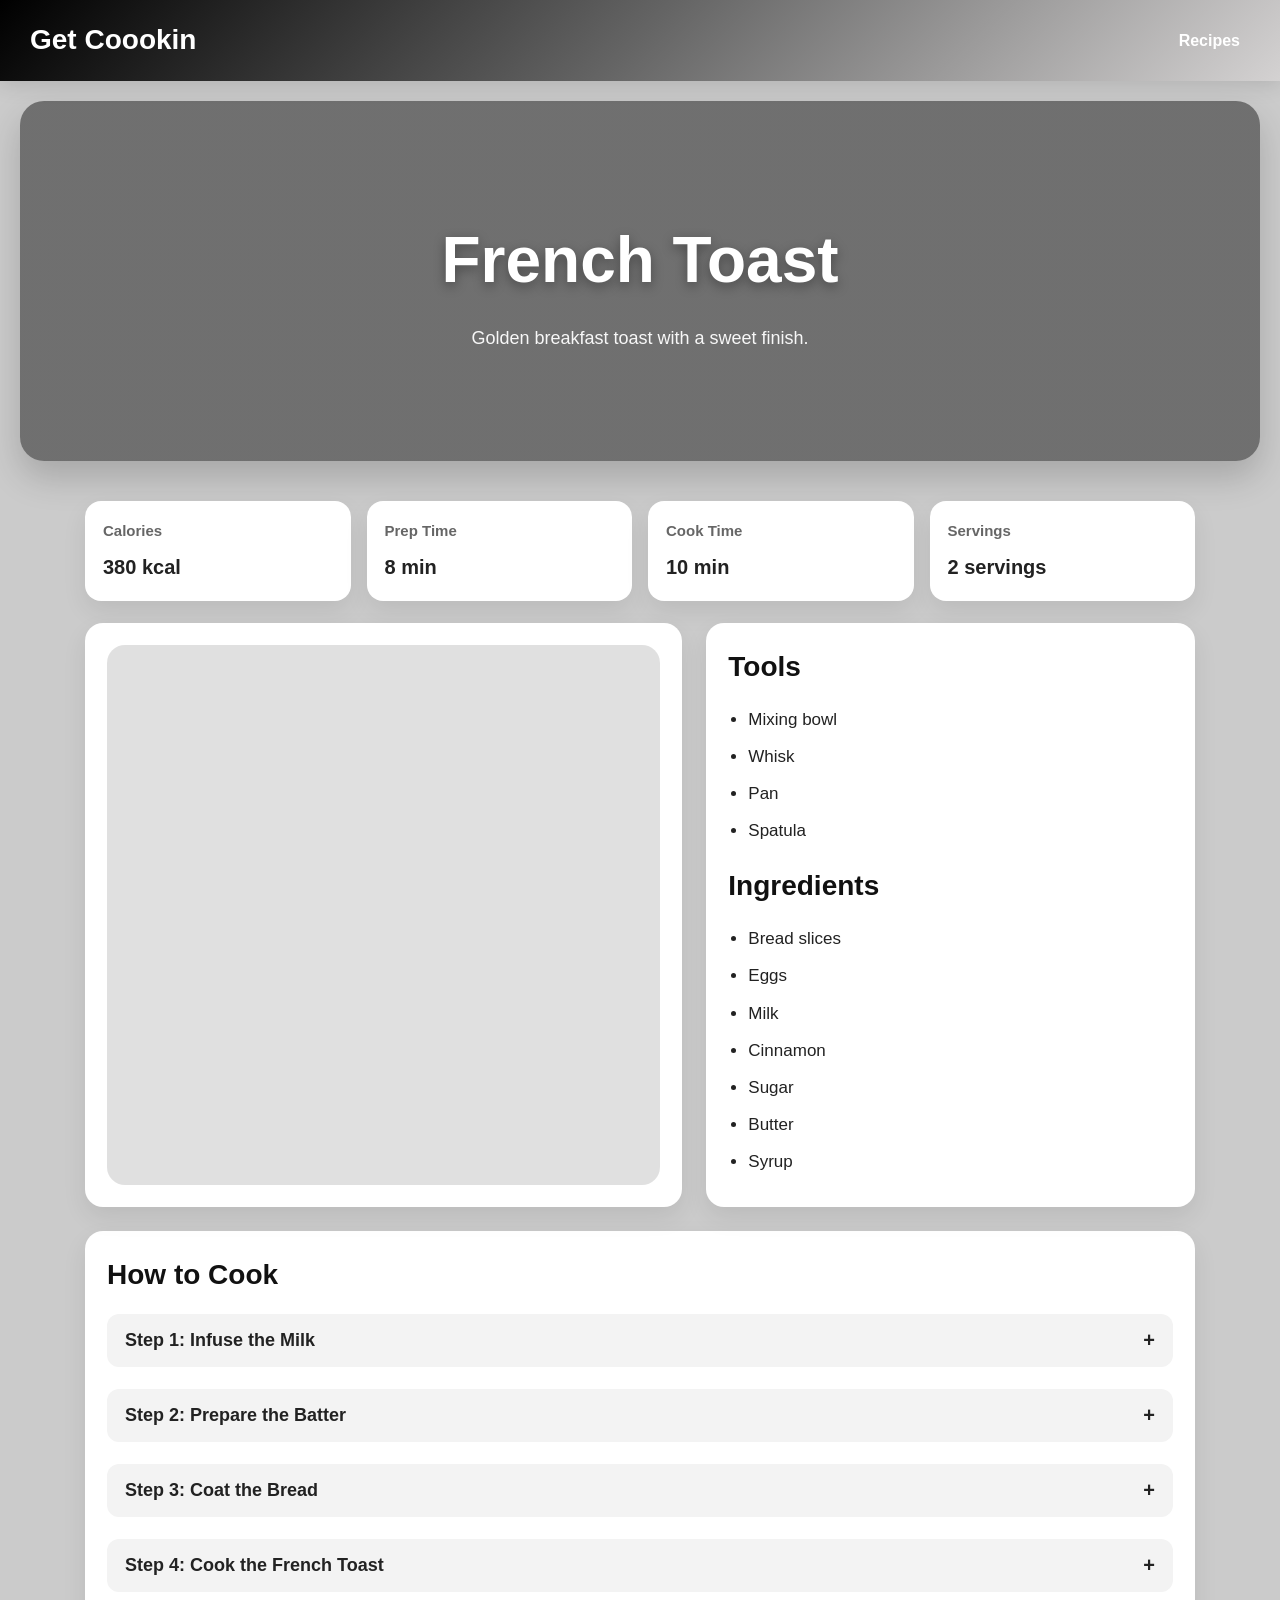
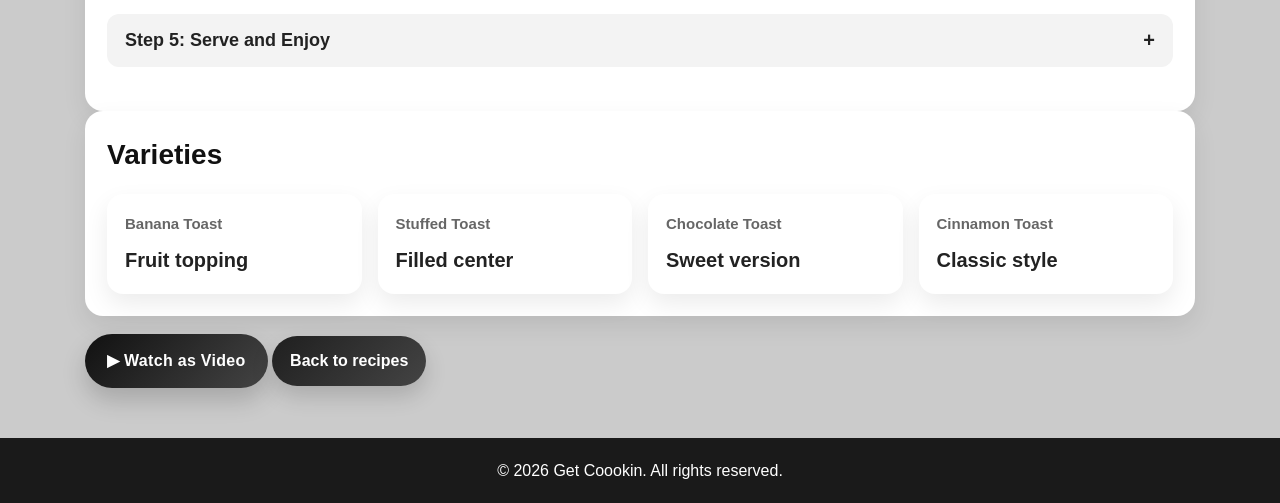
<file: french-toast.html>
<!DOCTYPE html>
<html lang="en">

<head>
  <meta charset="UTF-8" />
  <meta name="viewport" content="width=device-width, initial-scale=1.0" />
  <title>French Toast | Get Coookin</title>
  <style>
    * {
      margin: 0;
      padding: 0;
      box-sizing: border-box;
      font-family: Arial, sans-serif
    }

    body {
      background: #cbcbcb;
      color: #222;
      line-height: 1.6
    }

    header {
      position: sticky;
      top: 0;
      z-index: 1000;
      display: flex;
      justify-content: space-between;
      align-items: center;
      gap: 10px;
      padding: 18px 30px;
      background: linear-gradient(135deg, #000, #656565, #d4d2d2);
      box-shadow: 0 4px 20px rgba(0, 0, 0, .12);
      color: #fff;
      flex-wrap: wrap
    }

    header a {
      color: #fff;
      text-decoration: none;
      font-weight: 700
    }

    .hero {
      margin: 20px;
      min-height: 360px;
      border-radius: 24px;
      background: linear-gradient(rgba(0, 0, 0, .45), rgba(0, 0, 0, .45)), url("https://images.unsplash.com/photo-1484723091739-30a097e8f929?w=1200");
      background-size: cover;
      background-position: center;
      display: flex;
      align-items: center;
      justify-content: center;
      text-align: center;
      color: #fff;
      padding: 28px;
      box-shadow: 0 16px 35px rgba(0, 0, 0, .18)
    }

    .hero h2 {
      font-size: clamp(38px, 5vw, 64px);
      margin-bottom: 12px;
      text-shadow: 0 4px 12px rgba(0, 0, 0, .35)
    }

    .hero p {
      font-size: clamp(18px, 2vw, 21px);
      max-width: 760px;
      margin: 0 auto
    }

    .container {
      max-width: 1150px;
      margin: 0 auto;
      padding: 20px
    }

    .stats {
      display: grid;
      grid-template-columns: repeat(auto-fit, minmax(180px, 1fr));
      gap: 16px;
      margin-bottom: 22px
    }

    .stat {
      background: #fff;
      border-radius: 16px;
      padding: 18px;
      box-shadow: 0 10px 25px rgba(0, 0, 0, .08)
    }

    .stat strong {
      display: block;
      font-size: 15px;
      color: #666;
      margin-bottom: 8px
    }

    .stat span {
      font-size: 20px;
      font-weight: 800
    }

    .main-grid {
      display: grid;
      grid-template-columns: 1.1fr .9fr;
      gap: 24px;
      margin-bottom: 24px
    }

    .panel {
      background: #fff;
      border-radius: 18px;
      padding: 22px;
      box-shadow: 0 10px 25px rgba(0, 0, 0, .08)
    }

    .recipe-image {
      width: 100%;
      height: 100%;
      min-height: 420px;
      border-radius: 18px;
      background: linear-gradient(rgba(0, 0, 0, .12), rgba(0, 0, 0, .12)), url("https://images.unsplash.com/photo-1484723091739-30a097e8f929?w=1200");
      background-size: cover;
      background-position: center
    }

    .panel h3 {
      margin-bottom: 16px;
      font-size: 28px;
      color: #111
    }

    .tools ul,
    .ingredients ul {
      padding-left: 20px
    }

    .tools li,
    .ingredients li {
      margin-bottom: 10px;
      font-size: 17px
    }

    .accordion {
      background: #f3f3f3;
      color: #222;
      cursor: pointer;
      padding: 16px 18px;
      width: 100%;
      border: none;
      text-align: left;
      font-size: 18px;
      font-weight: 700;
      border-radius: 12px;
      margin-bottom: 10px;
      transition: .25s ease
    }

    .accordion:hover {
      background: #e3e3e3
    }

    .accordion:after {
      content: "+";
      float: right;
      font-size: 20px;
      line-height: 1
    }

    .accordion.active:after {
      content: "−"
    }

    .panel-step {
      max-height: 0;
      overflow: hidden;
      transition: max-height .35s ease;
      background: #fff;
      border-left: 3px solid #1f1f1f;
      padding: 0 16px;
      margin-bottom: 12px;
      border-radius: 0 0 12px 12px
    }

    .panel-step p {
      padding: 14px 0;
      font-size: 17px;
      color: #333
    }

    .video-btn {
      display: inline-flex;
      align-items: center;
      gap: 10px;
      padding: 14px 22px;
      margin-top: 18px;
      border-radius: 999px;
      background: linear-gradient(135deg, #111, #444);
      color: #fff;
      text-decoration: none;
      font-weight: 700;
      letter-spacing: 0.3px;
      box-shadow: 0 12px 24px rgba(0, 0, 0, 0.18);
      transition: transform 0.25s ease, box-shadow 0.25s ease, background 0.25s ease;
    }

    .video-btn:hover {
      transform: translateY(-3px);
      background: linear-gradient(135deg, #222, #666);
      box-shadow: 0 16px 30px rgba(0, 0, 0, 0.24);
    }

    .video-btn:active {
      transform: translateY(0);
      box-shadow: 0 8px 18px rgba(0, 0, 0, 0.16);
    }

    .back-btn {
      display: inline-block;
      margin-top: 18px;
      padding: 12px 18px;
      border-radius: 999px;
      background: linear-gradient(135deg, #1f1f1f, #444);
      color: #fff;
      text-decoration: none;
      font-weight: 700;
      box-shadow: 0 10px 22px rgba(0, 0, 0, 0.16);
      transition: transform 0.25s ease, box-shadow 0.25s ease, background 0.25s ease;
    }

    .back-btn:hover {
      background: linear-gradient(135deg, #2a2a2a, #666);
      transform: translateY(-3px);
      box-shadow: 0 14px 28px rgba(0, 0, 0, 0.22);
    }

    .back-btn:active {
      transform: translateY(0);
      box-shadow: 0 8px 16px rgba(0, 0, 0, 0.14);
    }

    .variation-grid {
      display: grid;
      grid-template-columns: repeat(auto-fit, minmax(160px, 1fr));
      gap: 14px;
      margin-top: 6px;
    }

    .variation-card {
      background: linear-gradient(135deg, #f8f8f8, #ececec);
      border: 1px solid #e2e2e2;
      border-radius: 16px;
      padding: 16px;
      box-shadow: 0 8px 18px rgba(0, 0, 0, .06);
      transition: transform .25s ease, box-shadow .25s ease;
      text-align: center;
    }

    .variation-card:hover {
      transform: translateY(-4px);
      box-shadow: 0 12px 24px rgba(0, 0, 0, .10);
    }

    .variation-card strong {
      display: block;
      font-size: 16px;
      color: #111;
      margin-bottom: 6px;
    }

    .variation-card span {
      font-size: 13px;
      color: #666;
    }

    nav a {
      text-decoration: none;
      color: white;
      font-weight: 600;
      padding: 10px 14px;
      border-radius: 10px;
      transition: 0.3s ease;
    }

    header nav a:hover {

      background: rgba(255, 255, 255, 0.18);

      color: white;

    }

    nav ul {
      gap: 12px;
    }

    nav a {
      padding: 6px 10px;
    }

    .hero div {
      max-width: 700px;
    }

    .hero p {
      font-size: 18px;
      max-width: 600px;
      opacity: 0.95;

    }

    footer {
      text-align: center;
      padding: 20px;
      background: #1a1a1a;
      color: #fff;
      margin-top: 30px
    }

    @media (max-width:900px) {
      .main-grid {
        grid-template-columns: 1fr
      }
    }

    @media (max-width:768px) {
      header {
        flex-direction: column;
        text-align: center
      }

      .hero {
        margin: 14px;
        min-height: 300px
      }

      .container {
        padding: 16px
      }
    }

    header div {
      font-size: 28px;
    }
  </style>
</head>

<body>
  <header>
    <div><a href="index.html">Get Coookin</a></div>
    <nav><a href="recipe.html">Recipes</a></nav>
  </header>
  <section class="hero">
    <div>
      <h2>French Toast</h2>
      <p>Golden breakfast toast with a sweet finish.</p>
    </div>
  </section>
  <div class="container">
    <div class="stats">
      <div class="stat"><strong>Calories</strong><span>380 kcal</span></div>
      <div class="stat"><strong>Prep Time</strong><span>8 min</span></div>
      <div class="stat"><strong>Cook Time</strong><span>10 min</span></div>
      <div class="stat"><strong>Servings</strong><span>2 servings</span></div>
    </div>

    <div class="main-grid">
      <div class="panel">
        <div class="recipe-image"></div>
      </div>
      <div class="panel tools">
        <h3>Tools</h3>
        <ul>
          <li>Mixing bowl</li>
          <li>Whisk</li>
          <li>Pan</li>
          <li>Spatula</li>
        </ul>
        <h3 style="margin-top:20px;">Ingredients</h3>
        <ul class="ingredients">
          <li>Bread slices</li>
          <li>Eggs</li>
          <li>Milk</li>
          <li>Cinnamon</li>
          <li>Sugar</li>
          <li>Butter</li>
          <li>Syrup</li>
        </ul>
      </div>
    </div>

    <div class="panel">
      <h3>How to Cook</h3>

      <button class="accordion">Step 1: Infuse the Milk</button>
      <div class="panel-step">
        <p>Warm the milk gently with a cinnamon stick, vanilla bean, orange zest, or a pinch of nutmeg for 5–10 minutes.
          Remove the flavorings and let the milk cool slightly.</p>
      </div>

      <button class="accordion">Step 2: Prepare the Batter</button>
      <div class="panel-step">
        <p>In a bowl, whisk together the infused milk, eggs, and sugar until smooth.</p>
      </div>

      <button class="accordion">Step 3: Coat the Bread</button>
      <div class="panel-step">
        <p>Dip each slice of bread into the batter, coating both sides evenly without oversoaking.</p>
      </div>

      <button class="accordion">Step 4: Cook the French Toast</button>
      <div class="panel-step">
        <p>Melt butter in a skillet over medium heat and cook each slice until golden brown on both sides.</p>
      </div>

      <button class="accordion">Step 5: Serve and Enjoy</button>
      <div class="panel-step">
        <p>Serve warm with maple syrup, powdered sugar, fresh fruit, or your favorite toppings.</p>
      </div>
    </div>

    <div class="panel">
      <h3>Varieties</h3>
      <div class="stats" style="margin-bottom:0;">
        <div class="stat"><strong>Banana Toast</strong><span>Fruit topping</span></div>
        <div class="stat"><strong>Stuffed Toast</strong><span>Filled center</span></div>
        <div class="stat"><strong>Chocolate Toast</strong><span>Sweet version</span></div>
        <div class="stat"><strong>Cinnamon Toast</strong><span>Classic style</span></div>
      </div>
    </div>

    <a href="https://www.youtube.com/watch?v=1sZ-GuZ9vJ8" target="_blank" class="video-btn">
      ▶ Watch as Video
    </a>
    <a class="back-btn" href="recipe.html">Back to recipes</a>
  </div>
  <footer>
    <p>© 2026 Get Coookin. All rights reserved.</p>
  </footer>
  <script>
    const acc = document.getElementsByClassName("accordion");
    for (let i = 0; i < acc.length; i++) {
      acc[i].addEventListener("click", function () {
        this.classList.toggle("active");
        const panel = this.nextElementSibling;
        if (panel.style.maxHeight) panel.style.maxHeight = null;
        else panel.style.maxHeight = panel.scrollHeight + "px";
      });
    }
  </script>
</body>

</html>
</file>
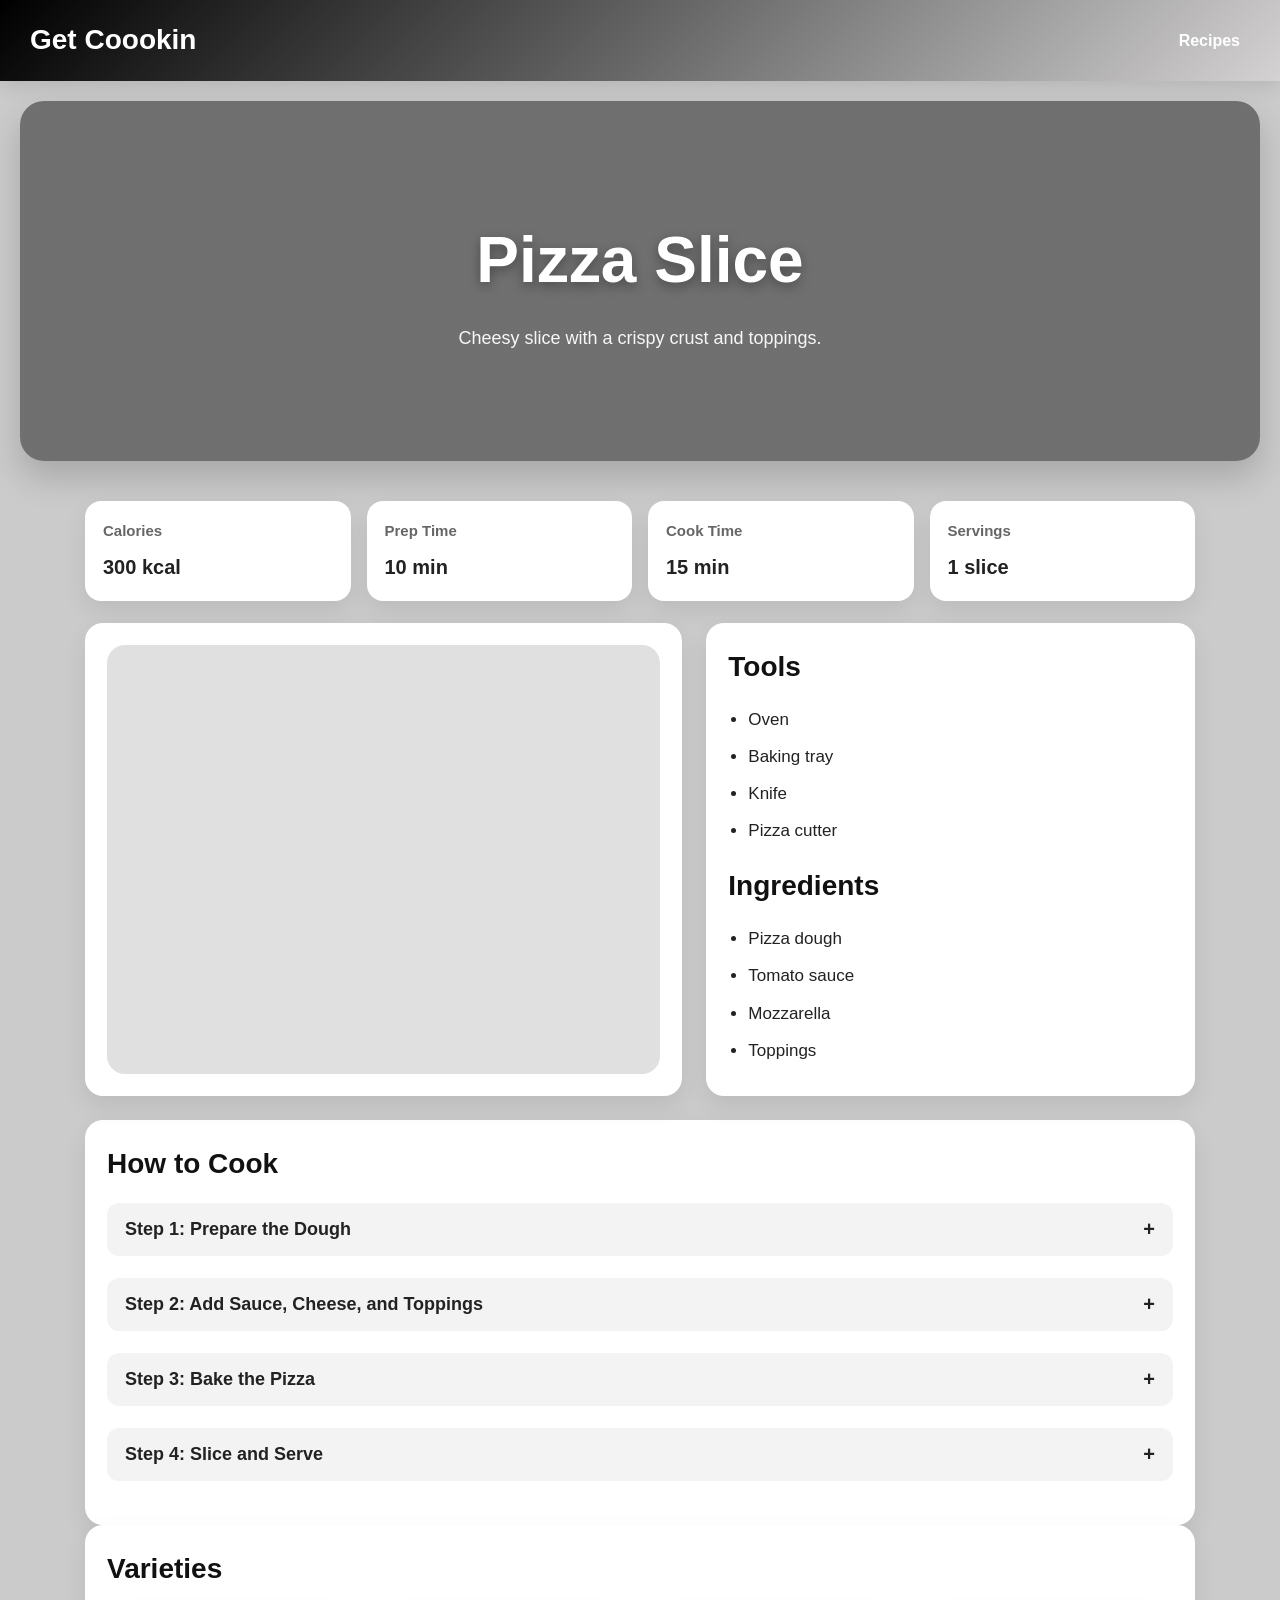
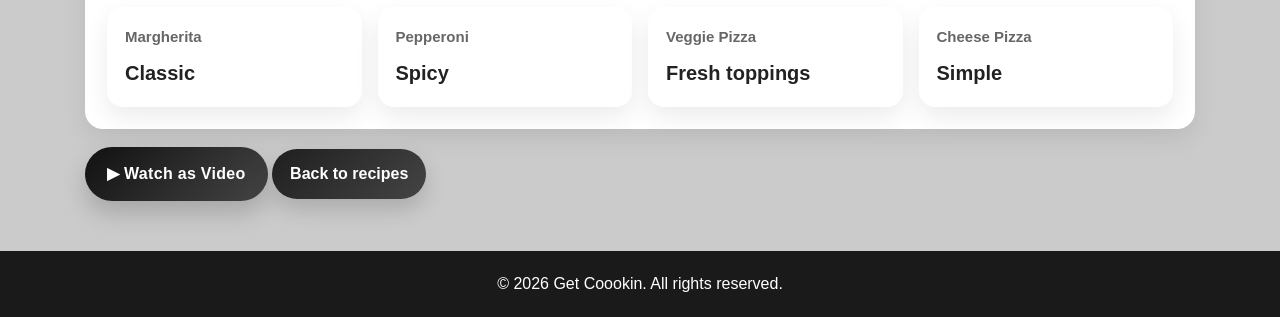
<file: pizza.slice.html>
<!DOCTYPE html>
<html lang="en">

<head>
  <meta charset="UTF-8" />
  <meta name="viewport" content="width=device-width, initial-scale=1.0" />
  <title>Pizza Slice | Get Coookin</title>
  <style>
    * {
      margin: 0;
      padding: 0;
      box-sizing: border-box;
      font-family: Arial, sans-serif
    }

    body {
      background: #cbcbcb;
      color: #222;
      line-height: 1.6
    }

    header {
      position: sticky;
      top: 0;
      z-index: 1000;
      display: flex;
      justify-content: space-between;
      align-items: center;
      gap: 10px;
      padding: 18px 30px;
      background: linear-gradient(135deg, #000, #656565, #d4d2d2);
      box-shadow: 0 4px 20px rgba(0, 0, 0, .12);
      color: #fff;
      flex-wrap: wrap
    }

    header a {
      color: #fff;
      text-decoration: none;
      font-weight: 700
    }

    .hero {
      margin: 20px;
      min-height: 360px;
      border-radius: 24px;
      background: linear-gradient(rgba(0, 0, 0, .45), rgba(0, 0, 0, .45)), url("https://images.unsplash.com/photo-1513104890138-7c749659a591?w=1200");
      background-size: cover;
      background-position: center;
      display: flex;
      align-items: center;
      justify-content: center;
      text-align: center;
      color: #fff;
      padding: 28px;
      box-shadow: 0 16px 35px rgba(0, 0, 0, .18)
    }

    .hero h2 {
      font-size: clamp(38px, 5vw, 64px);
      margin-bottom: 12px;
      text-shadow: 0 4px 12px rgba(0, 0, 0, .35)
    }

    .hero p {
      font-size: clamp(18px, 2vw, 21px);
      max-width: 760px;
      margin: 0 auto
    }

    .container {
      max-width: 1150px;
      margin: 0 auto;
      padding: 20px
    }

    .stats {
      display: grid;
      grid-template-columns: repeat(auto-fit, minmax(180px, 1fr));
      gap: 16px;
      margin-bottom: 22px
    }

    .stat {
      background: #fff;
      border-radius: 16px;
      padding: 18px;
      box-shadow: 0 10px 25px rgba(0, 0, 0, .08)
    }

    .stat strong {
      display: block;
      font-size: 15px;
      color: #666;
      margin-bottom: 8px
    }

    .stat span {
      font-size: 20px;
      font-weight: 800
    }

    .main-grid {
      display: grid;
      grid-template-columns: 1.1fr .9fr;
      gap: 24px;
      margin-bottom: 24px
    }

    .panel {
      background: #fff;
      border-radius: 18px;
      padding: 22px;
      box-shadow: 0 10px 25px rgba(0, 0, 0, .08)
    }

    .recipe-image {
      width: 100%;
      height: 100%;
      min-height: 420px;
      border-radius: 18px;
      background: linear-gradient(rgba(0, 0, 0, .12), rgba(0, 0, 0, .12)), url("https://images.unsplash.com/photo-1513104890138-7c749659a591?w=1200");
      background-size: cover;
      background-position: center
    }

    .panel h3 {
      margin-bottom: 16px;
      font-size: 28px;
      color: #111
    }

    .tools ul,
    .ingredients ul {
      padding-left: 20px
    }

    .tools li,
    .ingredients li {
      margin-bottom: 10px;
      font-size: 17px
    }

    .accordion {
      background: #f3f3f3;
      color: #222;
      cursor: pointer;
      padding: 16px 18px;
      width: 100%;
      border: none;
      text-align: left;
      font-size: 18px;
      font-weight: 700;
      border-radius: 12px;
      margin-bottom: 10px;
      transition: .25s ease
    }

    .accordion:hover {
      background: #e3e3e3
    }

    .accordion:after {
      content: "+";
      float: right;
      font-size: 20px;
      line-height: 1
    }

    .accordion.active:after {
      content: "−"
    }

    .panel-step {
      max-height: 0;
      overflow: hidden;
      transition: max-height .35s ease;
      background: #fff;
      border-left: 3px solid #1f1f1f;
      padding: 0 16px;
      margin-bottom: 12px;
      border-radius: 0 0 12px 12px
    }

    .panel-step p {
      padding: 14px 0;
      font-size: 17px;
      color: #333
    }

    .video-btn {
      display: inline-flex;
      align-items: center;
      gap: 10px;
      padding: 14px 22px;
      margin-top: 18px;
      border-radius: 999px;
      background: linear-gradient(135deg, #111, #444);
      color: #fff;
      text-decoration: none;
      font-weight: 700;
      letter-spacing: 0.3px;
      box-shadow: 0 12px 24px rgba(0, 0, 0, 0.18);
      transition: transform 0.25s ease, box-shadow 0.25s ease, background 0.25s ease;
    }

    .video-btn:hover {
      transform: translateY(-3px);
      background: linear-gradient(135deg, #222, #666);
      box-shadow: 0 16px 30px rgba(0, 0, 0, 0.24);
    }

    .video-btn:active {
      transform: translateY(0);
      box-shadow: 0 8px 18px rgba(0, 0, 0, 0.16);
    }

    .back-btn {
      display: inline-block;
      margin-top: 18px;
      padding: 12px 18px;
      border-radius: 999px;
      background: linear-gradient(135deg, #1f1f1f, #444);
      color: #fff;
      text-decoration: none;
      font-weight: 700;
      box-shadow: 0 10px 22px rgba(0, 0, 0, 0.16);
      transition: transform 0.25s ease, box-shadow 0.25s ease, background 0.25s ease;
    }

    .back-btn:hover {
      background: linear-gradient(135deg, #2a2a2a, #666);
      transform: translateY(-3px);
      box-shadow: 0 14px 28px rgba(0, 0, 0, 0.22);
    }

    .back-btn:active {
      transform: translateY(0);
      box-shadow: 0 8px 16px rgba(0, 0, 0, 0.14);
    }

    .variation-grid {
      display: grid;
      grid-template-columns: repeat(auto-fit, minmax(160px, 1fr));
      gap: 14px;
      margin-top: 6px;
    }

    .variation-card {
      background: linear-gradient(135deg, #f8f8f8, #ececec);
      border: 1px solid #e2e2e2;
      border-radius: 16px;
      padding: 16px;
      box-shadow: 0 8px 18px rgba(0, 0, 0, .06);
      transition: transform .25s ease, box-shadow .25s ease;
      text-align: center;
    }

    .variation-card:hover {
      transform: translateY(-4px);
      box-shadow: 0 12px 24px rgba(0, 0, 0, .10);
    }

    .variation-card strong {
      display: block;
      font-size: 16px;
      color: #111;
      margin-bottom: 6px;
    }

    .variation-card span {
      font-size: 13px;
      color: #666;
    }

    nav a {
      text-decoration: none;
      color: white;
      font-weight: 600;
      padding: 10px 14px;
      border-radius: 10px;
      transition: 0.3s ease;
    }

    header nav a:hover {

      background: rgba(255, 255, 255, 0.18);

      color: white;

    }

    nav ul {
      gap: 12px;
    }

    nav a {
      padding: 6px 10px;
    }

    .hero div {
      max-width: 700px;
    }

    .hero p {
      font-size: 18px;
      max-width: 600px;
      opacity: 0.95;

    }

    footer {
      text-align: center;
      padding: 20px;
      background: #1a1a1a;
      color: #fff;
      margin-top: 30px
    }

    @media (max-width:900px) {
      .main-grid {
        grid-template-columns: 1fr
      }
    }

    @media (max-width:768px) {
      header {
        flex-direction: column;
        text-align: center
      }

      .hero {
        margin: 14px;
        min-height: 300px
      }

      .container {
        padding: 16px
      }
    }

    header div {
      font-size: 28px;
    }
  </style>
</head>

<body>
  <header>
    <div><a href="index.html">Get Coookin</a></div>
    <nav><a href="recipe.html">Recipes</a></nav>
  </header>
  <section class="hero">
    <div>
      <h2>Pizza Slice</h2>
      <p>Cheesy slice with a crispy crust and toppings.</p>
    </div>
  </section>
  <div class="container">
    <div class="stats">
      <div class="stat"><strong>Calories</strong><span>300 kcal</span></div>
      <div class="stat"><strong>Prep Time</strong><span>10 min</span></div>
      <div class="stat"><strong>Cook Time</strong><span>15 min</span></div>
      <div class="stat"><strong>Servings</strong><span>1 slice</span></div>
    </div>

    <div class="main-grid">
      <div class="panel">
        <div class="recipe-image"></div>
      </div>
      <div class="panel tools">
        <h3>Tools</h3>
        <ul>
          <li>Oven</li>
          <li>Baking tray</li>
          <li>Knife</li>
          <li>Pizza cutter</li>
        </ul>
        <h3 style="margin-top:20px;">Ingredients</h3>
        <ul class="ingredients">
          <li>Pizza dough</li>
          <li>Tomato sauce</li>
          <li>Mozzarella</li>
          <li>Toppings</li>
        </ul>
      </div>
    </div>

    <div class="panel">
      <h3>How to Cook</h3>

      <button class="accordion">Step 1: Prepare the Dough</button>
      <div class="panel-step">
        <p>Preheat the oven to 450°F (230°C). Mix the warm water, yeast, and sugar, then combine with the flour, salt,
          and olive oil to form a dough. Knead until smooth and let it rise.</p>
      </div>

      <button class="accordion">Step 2: Add Sauce, Cheese, and Toppings</button>
      <div class="panel-step">
        <p>Spread the tomato sauce evenly over the dough, sprinkle with mozzarella cheese, and add your favorite
          toppings.</p>
      </div>

      <button class="accordion">Step 3: Bake the Pizza</button>
      <div class="panel-step">
        <p>Place the pizza in the preheated oven and bake for 10–15 minutes, or until the crust is golden brown and the
          cheese is melted and bubbly.</p>
      </div>

      <button class="accordion">Step 4: Slice and Serve</button>
      <div class="panel-step">
        <p>Remove from the oven, let it cool for a minute or two, then slice and serve hot.</p>
      </div>
    </div>

    <div class="panel">
      <h3>Varieties</h3>
      <div class="stats" style="margin-bottom:0;">
        <div class="stat"><strong>Margherita</strong><span>Classic</span></div>
        <div class="stat"><strong>Pepperoni</strong><span>Spicy</span></div>
        <div class="stat"><strong>Veggie Pizza</strong><span>Fresh toppings</span></div>
        <div class="stat"><strong>Cheese Pizza</strong><span>Simple</span></div>
      </div>
    </div>

    <a href="https://www.youtube.com/watch?v=-AuK92Jq4yQ" target="_blank" class="video-btn">
      ▶ Watch as Video
    </a>
    <a class="back-btn" href="recipe.html">Back to recipes</a>
  </div>
  <footer>
    <p>© 2026 Get Coookin. All rights reserved.</p>
  </footer>
  <script>
    const acc = document.getElementsByClassName("accordion");
    for (let i = 0; i < acc.length; i++) {
      acc[i].addEventListener("click", function () {
        this.classList.toggle("active");
        const panel = this.nextElementSibling;
        if (panel.style.maxHeight) panel.style.maxHeight = null;
        else panel.style.maxHeight = panel.scrollHeight + "px";
      });
    }
  </script>
</body>

</html>
</file>
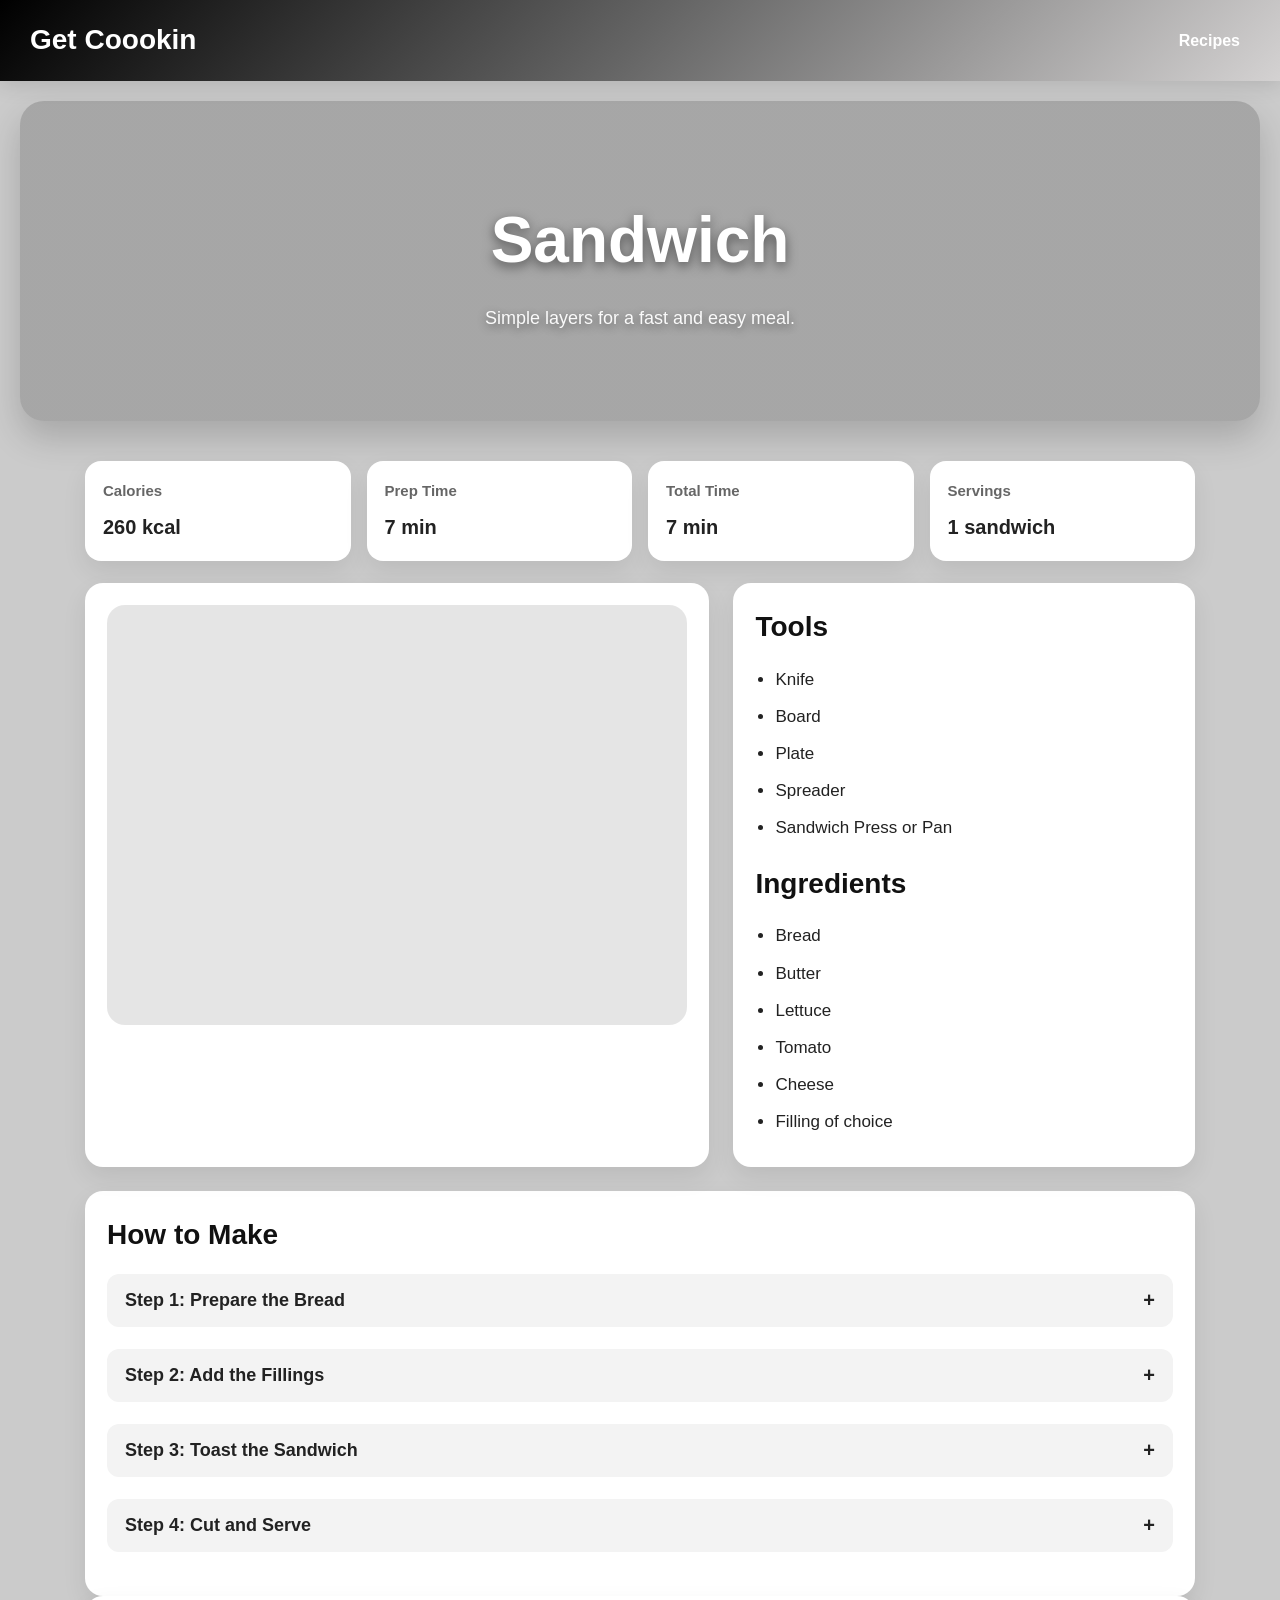
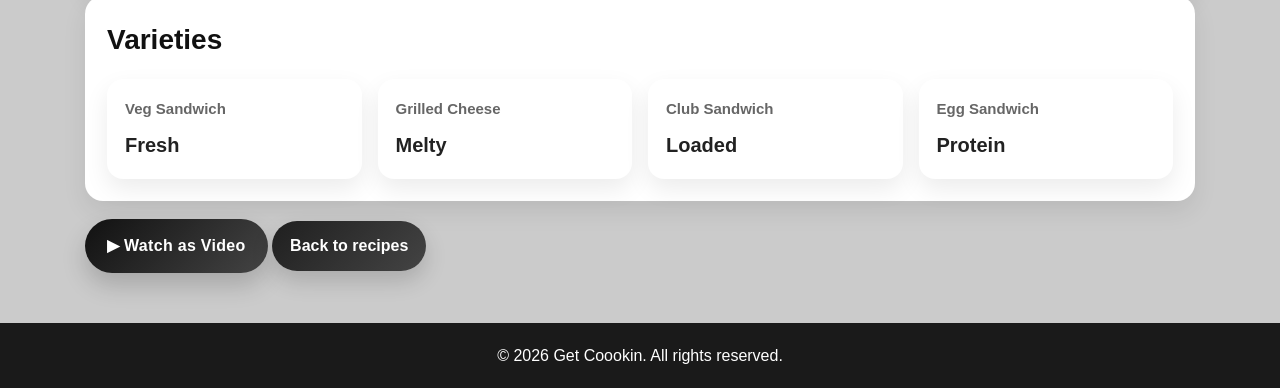
<file: sandwich.html>
<!DOCTYPE html>
<html lang="en">

<head>
    <meta charset="UTF-8" />
    <meta name="viewport" content="width=device-width, initial-scale=1.0" />
    <title>Sandwich | Get Coookin</title>
    <style>
        * {
            margin: 0;
            padding: 0;
            box-sizing: border-box;
            font-family: Arial, sans-serif
        }

        body {
            background: #cbcbcb;
            color: #222;
            line-height: 1.6
        }

        header {
            position: sticky;
            top: 0;
            z-index: 1000;
            display: flex;
            justify-content: space-between;
            align-items: center;
            gap: 10px;
            padding: 18px 30px;
            background: linear-gradient(135deg, #000, #656565, #d4d2d2);
            box-shadow: 0 4px 20px rgba(0, 0, 0, .12);
            color: #fff;
            flex-wrap: wrap
        }

        header a {
            color: #fff;
            text-decoration: none;
            font-weight: 700
        }

        .hero {
            margin: 20px;
            min-height: 320px;
            border-radius: 24px;
            overflow: hidden;
            background:
                linear-gradient(rgba(0, 0, 0, .18), rgba(0, 0, 0, .18)),
                url("https://images.unsplash.com/photo-1528735602780-2552fd46c7af?auto=format&fit=crop&w=1200&q=80");
            background-size: cover;
            background-size: cover;
            background-position: center;
            background-repeat: no-repeat;
            display: flex;
            align-items: center;
            justify-content: center;
            text-align: center;
            color: #fff;
            padding: 28px;
            box-shadow: 0 16px 35px rgba(0, 0, 0, .18);
        }

        .hero h2 {
            font-size: clamp(40px, 5vw, 70px);
            margin-bottom: 12px;
            text-shadow: 0 4px 12px rgba(0, 0, 0, .5);
        }

        .hero p {
            font-size: clamp(18px, 2vw, 22px);
            max-width: 760px;
            margin: 0 auto;
            text-shadow: 0 3px 10px rgba(0, 0, 0, .45);
        }

        .container {
            max-width: 1150px;
            margin: 0 auto;
            padding: 20px
        }

        .stats {
            display: grid;
            grid-template-columns: repeat(auto-fit, minmax(180px, 1fr));
            gap: 16px;
            margin-bottom: 22px
        }

        .stat {
            background: #fff;
            border-radius: 16px;
            padding: 18px;
            box-shadow: 0 10px 25px rgba(0, 0, 0, .08)
        }

        .stat strong {
            display: block;
            font-size: 15px;
            color: #666;
            margin-bottom: 8px
        }

        .stat span {
            font-size: 20px;
            font-weight: 800
        }

        .main-grid {
            display: grid;
            grid-template-columns: 1.15fr .85fr;
            gap: 24px;
            margin-bottom: 24px
        }

        .panel {
            background: #fff;
            border-radius: 18px;
            padding: 22px;
            box-shadow: 0 10px 25px rgba(0, 0, 0, .08)
        }

        .recipe-image {
            width: 100%;
            min-height: 420px;
            border-radius: 18px;
            background: linear-gradient(rgba(0, 0, 0, .10), rgba(0, 0, 0, .10)), url("https://images.unsplash.com/photo-1528735602780-2552fd46c7af?auto=format&fit=crop&w=1200&q=80");
            background-size: cover;
            background-position: center
        }

        .panel h3 {
            margin-bottom: 16px;
            font-size: 28px;
            color: #111
        }

        .tools ul,
        .ingredients ul {
            padding-left: 20px
        }

        .tools li,
        .ingredients li {
            margin-bottom: 10px;
            font-size: 17px
        }

        .accordion {
            background: #f3f3f3;
            color: #222;
            cursor: pointer;
            padding: 16px 18px;
            width: 100%;
            border: none;
            text-align: left;
            font-size: 18px;
            font-weight: 700;
            border-radius: 12px;
            margin-bottom: 10px;
            transition: .25s ease
        }

        .accordion:hover {
            background: #e3e3e3
        }

        .accordion:after {
            content: "+";
            float: right;
            font-size: 20px;
            line-height: 1
        }

        .accordion.active:after {
            content: "−"
        }

        .panel-step {
            max-height: 0;
            overflow: hidden;
            transition: max-height .35s ease;
            background: #fff;
            border-left: 3px solid #1f1f1f;
            padding: 0 16px;
            margin-bottom: 12px;
            border-radius: 0 0 12px 12px
        }

        .panel-step p {
            padding: 14px 0;
            font-size: 17px;
            color: #333
        }

        .video-btn {
            display: inline-flex;
            align-items: center;
            gap: 10px;
            padding: 14px 22px;
            margin-top: 18px;
            border-radius: 999px;
            background: linear-gradient(135deg, #111, #444);
            color: #fff;
            text-decoration: none;
            font-weight: 700;
            letter-spacing: 0.3px;
            box-shadow: 0 12px 24px rgba(0, 0, 0, 0.18);
            transition: transform 0.25s ease, box-shadow 0.25s ease, background 0.25s ease;
        }

        .video-btn:hover {
            transform: translateY(-3px);
            background: linear-gradient(135deg, #222, #666);
            box-shadow: 0 16px 30px rgba(0, 0, 0, 0.24);
        }

        .video-btn:active {
            transform: translateY(0);
            box-shadow: 0 8px 18px rgba(0, 0, 0, 0.16);
        }

        .back-btn {
            display: inline-block;
            margin-top: 18px;
            padding: 12px 18px;
            border-radius: 999px;
            background: linear-gradient(135deg, #1f1f1f, #444);
            color: #fff;
            text-decoration: none;
            font-weight: 700;
            box-shadow: 0 10px 22px rgba(0, 0, 0, 0.16);
            transition: transform 0.25s ease, box-shadow 0.25s ease, background 0.25s ease;
        }

        .back-btn:hover {
            background: linear-gradient(135deg, #2a2a2a, #666);
            transform: translateY(-3px);
            box-shadow: 0 14px 28px rgba(0, 0, 0, 0.22);
        }

        .back-btn:active {
            transform: translateY(0);
            box-shadow: 0 8px 16px rgba(0, 0, 0, 0.14);
        }

        .variation-grid {
            display: grid;
            grid-template-columns: repeat(auto-fit, minmax(160px, 1fr));
            gap: 14px;
            margin-top: 6px;
        }

        .variation-card {
            background: linear-gradient(135deg, #f8f8f8, #ececec);
            border: 1px solid #e2e2e2;
            border-radius: 16px;
            padding: 16px;
            box-shadow: 0 8px 18px rgba(0, 0, 0, .06);
            transition: transform .25s ease, box-shadow .25s ease;
            text-align: center;
        }

        .variation-card:hover {
            transform: translateY(-4px);
            box-shadow: 0 12px 24px rgba(0, 0, 0, .10);
        }

        .variation-card strong {
            display: block;
            font-size: 16px;
            color: #111;
            margin-bottom: 6px;
        }

        .variation-card span {
            font-size: 13px;
            color: #666;
        }

        nav a {
            text-decoration: none;
            color: white;
            font-weight: 600;
            padding: 10px 14px;
            border-radius: 10px;
            transition: 0.3s ease;
        }

        header nav a:hover {

            background: rgba(255, 255, 255, 0.18);

            color: white;

        }

        nav ul {
            gap: 12px;
        }

        nav a {
            padding: 6px 10px;
        }

        .hero div {
            max-width: 700px;
        }

        .hero p {
            font-size: 18px;
            max-width: 600px;
            opacity: 0.95;

        }

        footer {
            text-align: center;
            padding: 20px;
            background: #1a1a1a;
            color: #fff;
            margin-top: 30px
        }

        @media (max-width:900px) {
            .main-grid {
                grid-template-columns: 1fr
            }
        }

        @media (max-width:768px) {
            header {
                flex-direction: column;
                text-align: center
            }

            .hero {
                margin: 14px;
                min-height: 300px
            }

            .container {
                padding: 16px
            }
        }

        header div {
            font-size: 28px;
        }
    </style>
</head>

<body>
    <header>
        <div><a href="index.html">Get Coookin</a></div>
        <nav><a href="recipe.html">Recipes</a></nav>
    </header>

    <section class="hero">
        <div>
            <h2>Sandwich</h2>
            <p>Simple layers for a fast and easy meal.</p>
        </div>
    </section>

    <div class="container">
        <div class="stats">
            <div class="stat"><strong>Calories</strong><span>260 kcal</span></div>
            <div class="stat"><strong>Prep Time</strong><span>7 min</span></div>
            <div class="stat"><strong>Total Time</strong><span>7 min</span></div>
            <div class="stat"><strong>Servings</strong><span>1 sandwich</span></div>
        </div>

        <div class="main-grid">
            <div class="panel">
                <div class="recipe-image"></div>
            </div>

            <div class="panel tools">
                <h3>Tools</h3>
                <ul>
                    <li>Knife</li>
                    <li>Board</li>
                    <li>Plate</li>
                    <li>Spreader</li>
                    <li>Sandwich Press or Pan</li>
                </ul>

                <h3 style="margin-top:20px;">Ingredients</h3>
                <ul class="ingredients">
                    <li>Bread</li>
                    <li>Butter</li>
                    <li>Lettuce</li>
                    <li>Tomato</li>
                    <li>Cheese</li>
                    <li>Filling of choice</li>
                </ul>
            </div>
        </div>

        <div class="panel">
            <h3>How to Make</h3>

            <button class="accordion">Step 1: Prepare the Bread</button>
            <div class="panel-step">
                <p>Spread butter, mayonnaise, or your preferred sauce evenly on the bread slices.</p>
            </div>

            <button class="accordion">Step 2: Add the Fillings</button>
            <div class="panel-step">
                <p>Layer cheese and your chosen fillings neatly between the bread slices.</p>
            </div>

            <button class="accordion">Step 3: Toast the Sandwich</button>
            <div class="panel-step">
                <p>Cook the sandwich in a preheated sandwich press, grill, or frying pan until the bread is golden brown
                    and the cheese has melted.</p>
            </div>

            <button class="accordion">Step 4: Cut and Serve</button>
            <div class="panel-step">
                <p>Remove from the heat, let it cool slightly, then cut and serve warm.</p>
            </div>
        </div>

        <div class="panel">
            <h3>Varieties</h3>
            <div class="stats" style="margin-bottom:0;">
                <div class="stat"><strong>Veg Sandwich</strong><span>Fresh</span></div>
                <div class="stat"><strong>Grilled Cheese</strong><span>Melty</span></div>
                <div class="stat"><strong>Club Sandwich</strong><span>Loaded</span></div>
                <div class="stat"><strong>Egg Sandwich</strong><span>Protein</span></div>
            </div>
        </div>

        <a href="https://www.youtube.com/watch?v=HpPeUcFBvBg" target="_blank" class="video-btn">
            ▶ Watch as Video
        </a>
        <a class="back-btn" href="recipe.html">Back to recipes</a>
    </div>

    <footer>
        <p>© 2026 Get Coookin. All rights reserved.</p>
    </footer>

    <script>
        const acc = document.getElementsByClassName("accordion");
        for (let i = 0; i < acc.length; i++) {
            acc[i].addEventListener("click", function () {
                this.classList.toggle("active");
                const panel = this.nextElementSibling;
                if (panel.style.maxHeight) panel.style.maxHeight = null;
                else panel.style.maxHeight = panel.scrollHeight + "px";
            });
        }
    </script>
</body>

</html>
</file>
